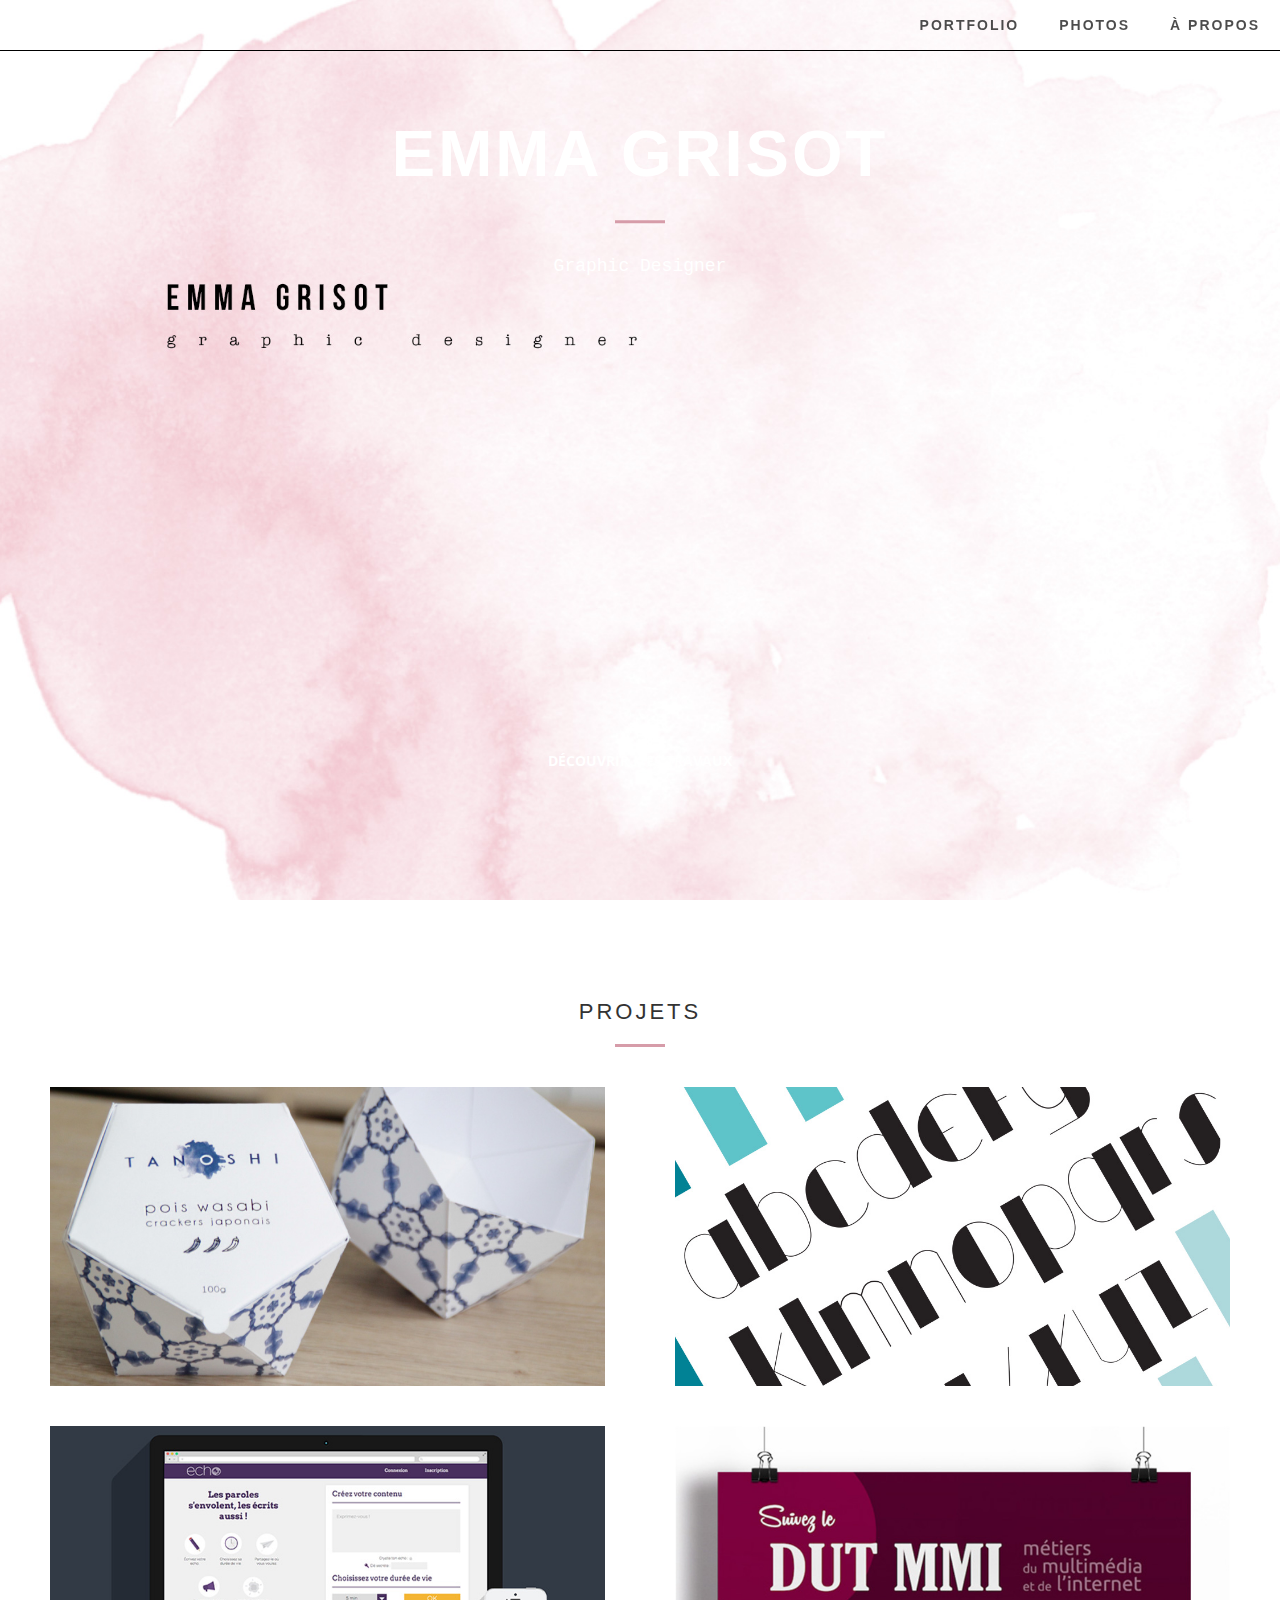
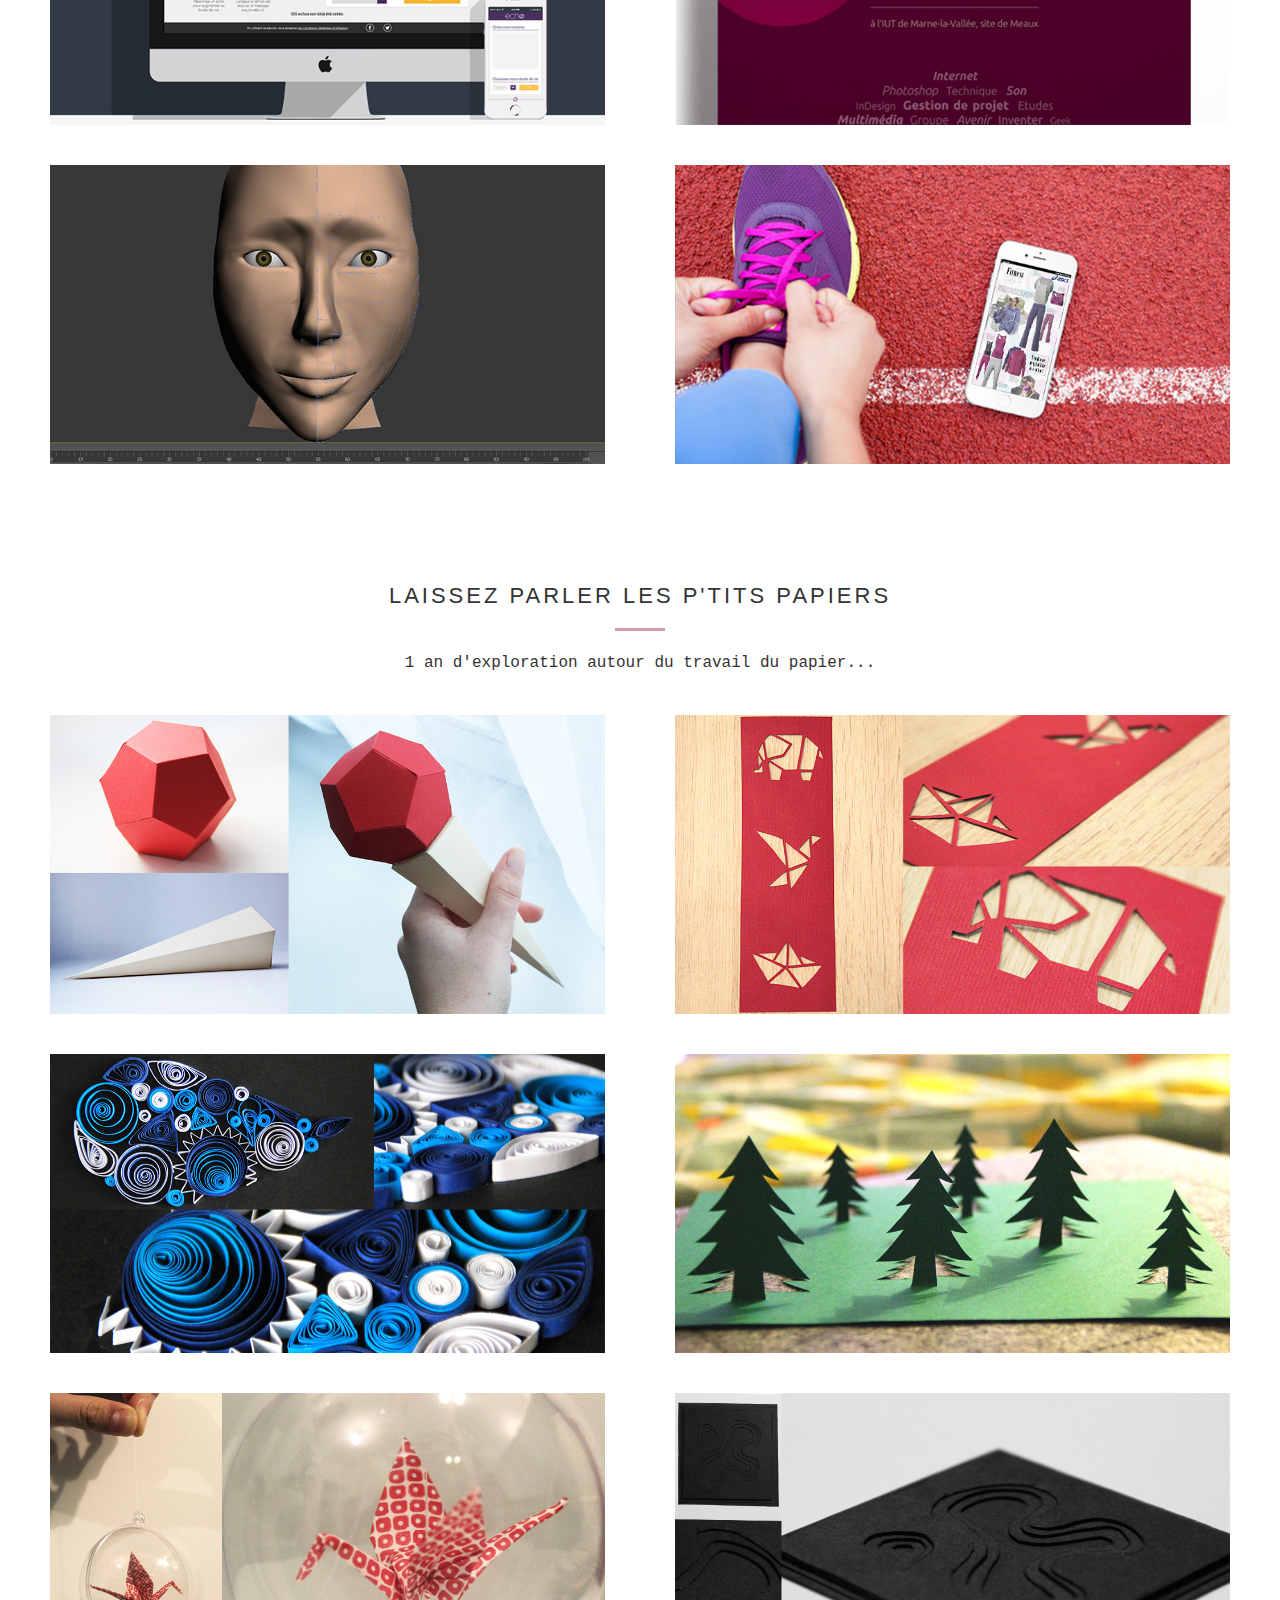
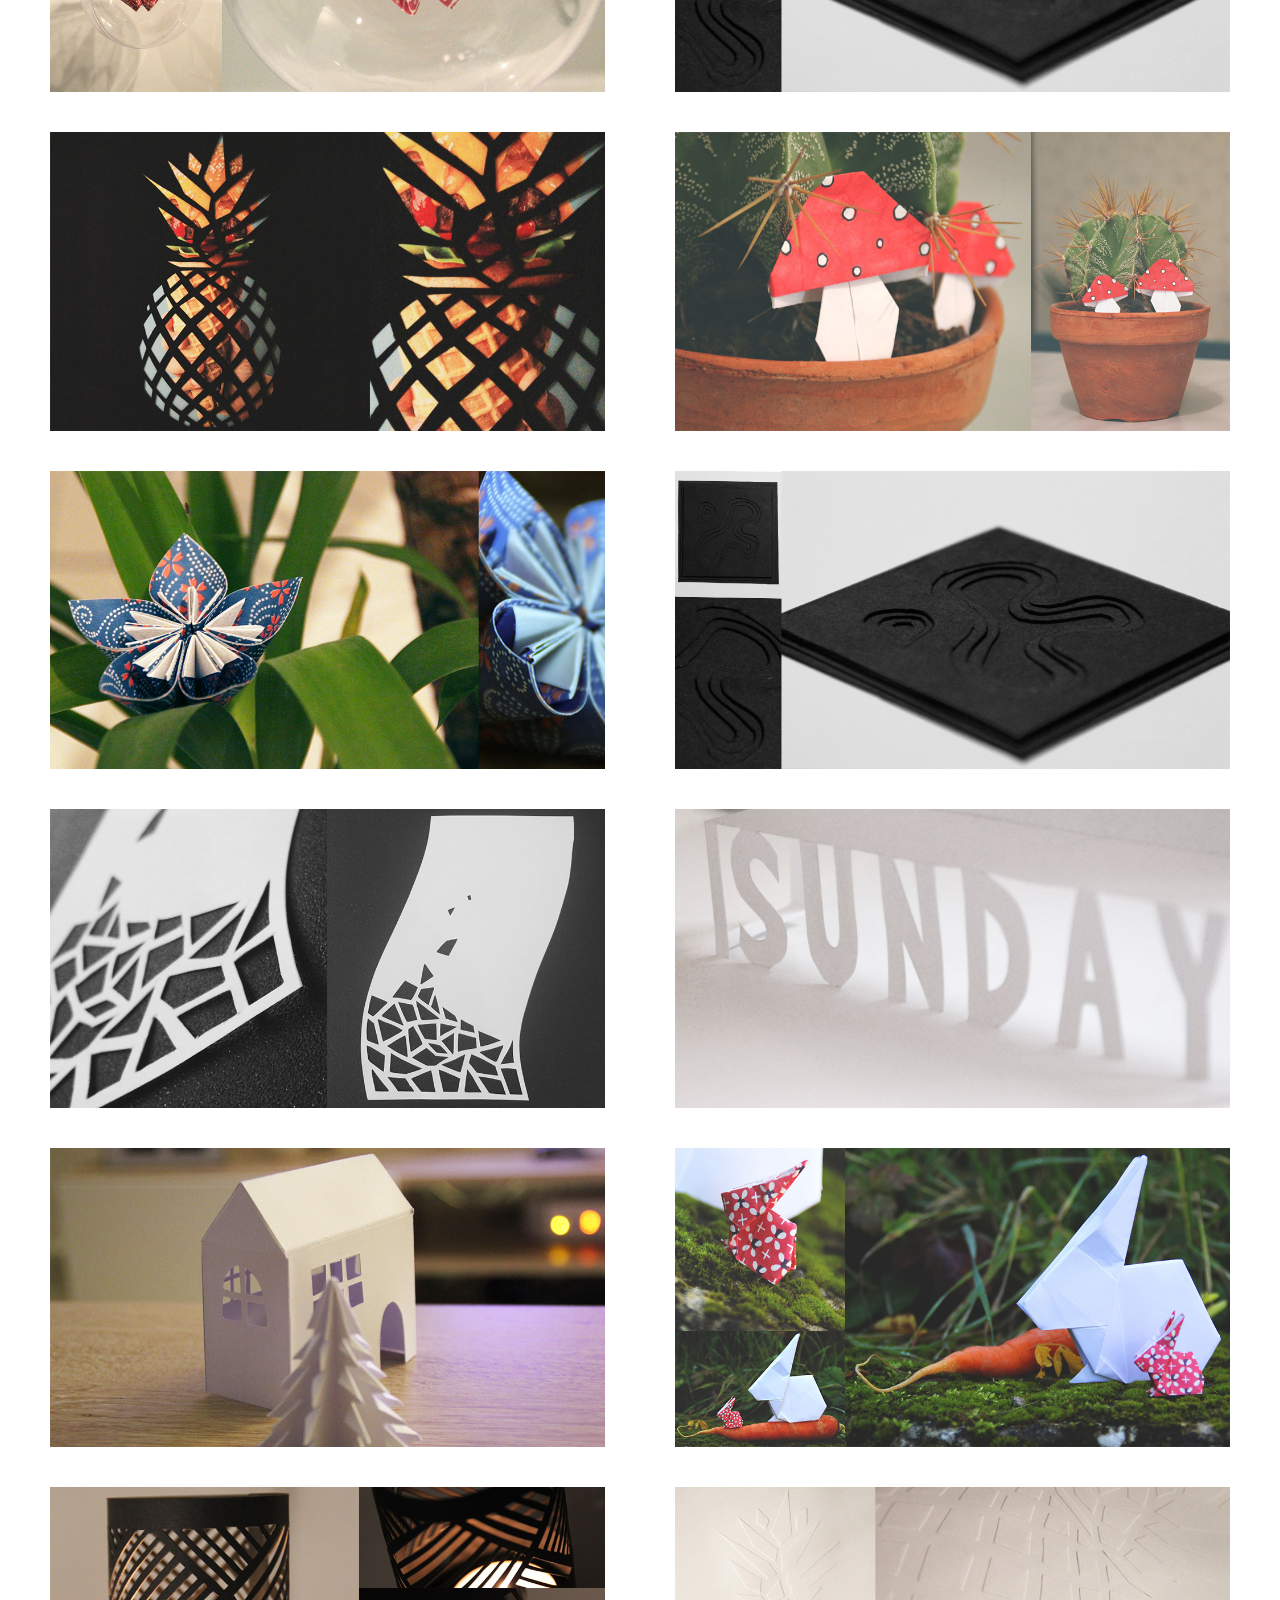
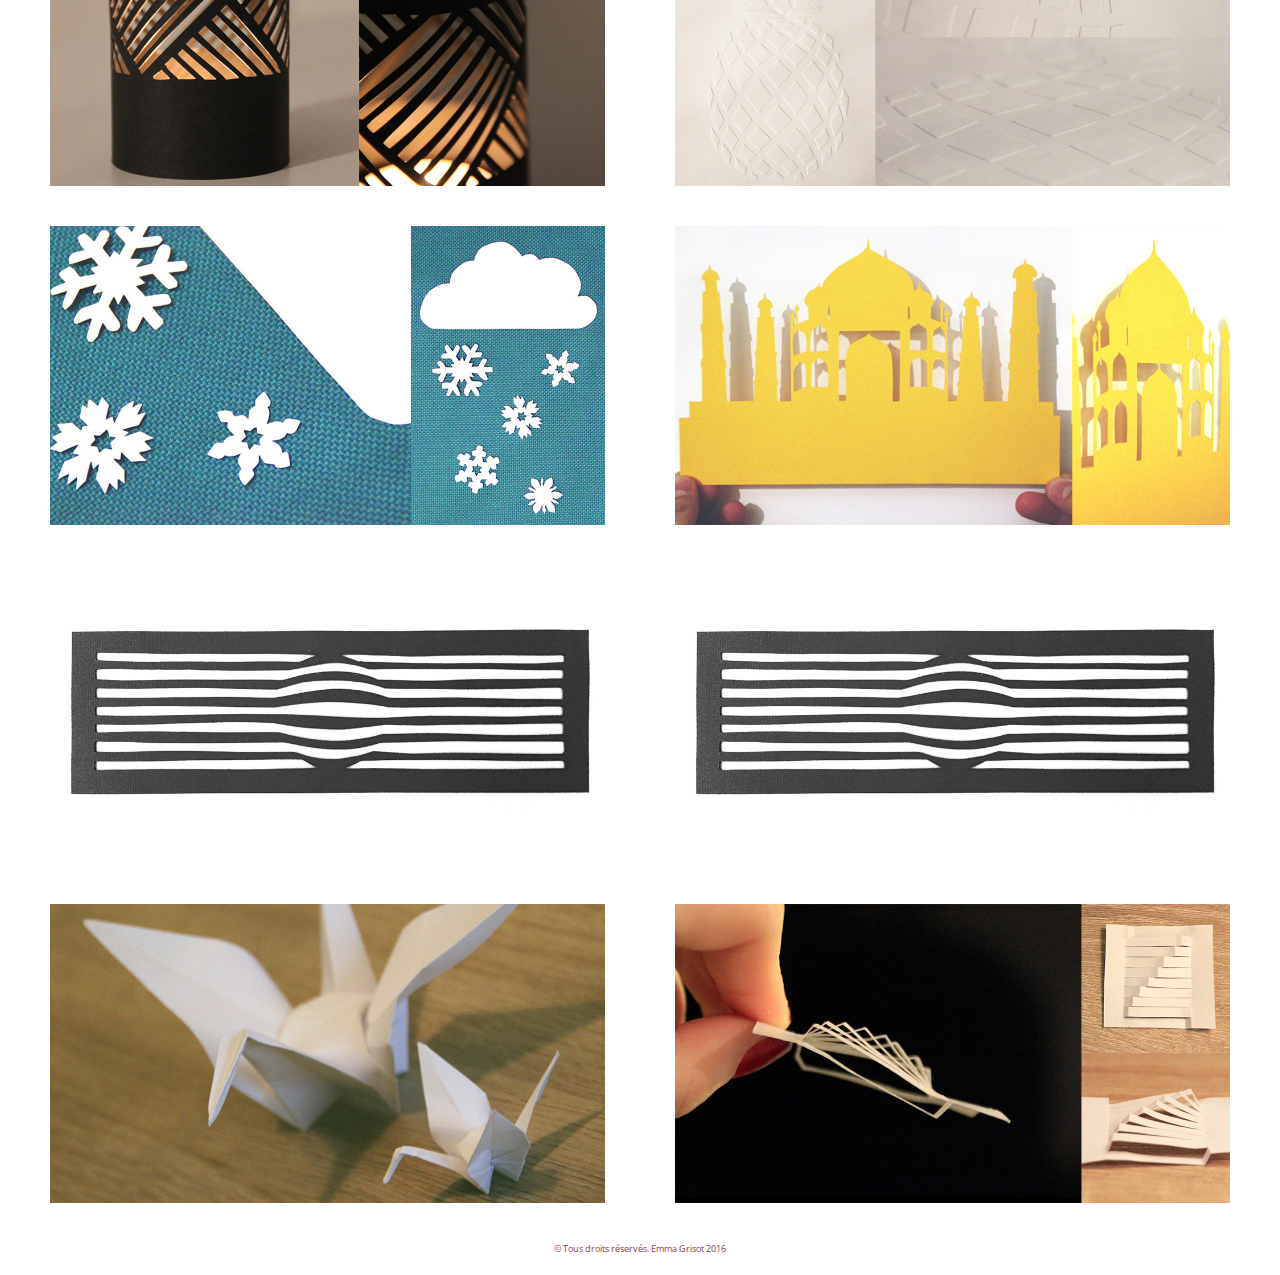
<file: index.html>
<!DOCTYPE html>
<html lang="fr">

<head>

    <meta charset="utf-8">
    <meta http-equiv="X-UA-Compatible" content="IE=edge">
    <meta name="viewport" content="width=device-width, initial-scale=1">
    <meta name="description" content="">
    <meta name="author" content="">

    <title>Portfolio – Emma Grisot</title>

    <!-- Bootstrap Core CSS -->
    <link rel="stylesheet" href="css/bootstrap.min.css" type="text/css">

    <!-- Custom Fonts -->
    <link href='https://fonts.googleapis.com/css?family=Open+Sans:300italic,400italic,600italic,700italic,800italic,400,300,600,700,800' rel='stylesheet' type='text/css'>
    <link href='https://fonts.googleapis.com/css?family=Merriweather:400,300,300italic,400italic,700,700italic,900,900italic' rel='stylesheet' type='text/css'>
    <link rel="stylesheet" href="font-awesome/css/font-awesome.min.css" type="text/css">

    <!-- Plugin CSS -->
    <link rel="stylesheet" href="css/magnific-popup.css" type="text/css">

    <!-- Custom CSS -->
    <link rel="stylesheet" href="css/creative.css" type="text/css">

    <!-- HTML5 Shim and Respond.js IE8 support of HTML5 elements and media queries -->
    <!-- WARNING: Respond.js doesn't work if you view the page via file:// -->
    <!--[if lt IE 9]>
        <script src="https://oss.maxcdn.com/libs/html5shiv/3.7.0/html5shiv.js"></script>
        <script src="https://oss.maxcdn.com/libs/respond.js/1.4.2/respond.min.js"></script>
    <![endif]-->

</head>

<body id="page-top">

    <nav id="mainNav" class="navbar navbar-default navbar-fixed-top">
        <div class="container-fluid">
            <!-- Brand and toggle get grouped for better mobile display -->
            <div class="navbar-header">
                <button type="button" class="navbar-toggle collapsed" data-toggle="collapse" data-target="#bs-example-navbar-collapse-1">
                    <span class="sr-only">Toggle navigation</span>
                    <span class="icon-bar"></span>
                    <span class="icon-bar"></span>
                    <span class="icon-bar"></span>
                </button>
                <a class="navbar-brand page-scroll" href="#page-top">Emma Grisot</a>
            </div>

            <!-- Collect the nav links, forms, and other content for toggling -->
            <div class="collapse navbar-collapse" id="bs-example-navbar-collapse-1">
                <ul class="nav navbar-nav navbar-right">
                    <li>
                        <a class="page-scroll" href="#portfolio">Portfolio</a>
                    </li>
                     <li>
                        <a class="page-scroll" href="photos.html">Photos</a>
                    </li>
                    <li>
                        <a class="page-scroll" href="apropos.html">À propos</a>
                    </li>
                </ul>
            </div>
            <!-- /.navbar-collapse -->
        </div>
        <!-- /.container-fluid -->
    </nav>

    <header>
        <div class="header-content">
            <div class="header-content-inner">
                <h1>Emma Grisot</h1>
                <hr>
                <p style="color:white;">Graphic Designer</p>
                <a href="#portfolio" class="btn btn-primary btn-xl page-scroll" style="backgroung:#853b4e:">Découvrir mes travaux</a>
            </div>
        </div>
    </header>

    <section class="no-padding" id="portfolio">
        <div class="container-fluid">
            <div class="row no-gutter popup-gallery" >
                <div class="col-lg-8 col-lg-offset-2 text-center">
                    <h2 class="section-heading" style="padding-top:100px;">Projets</h2>
                    <hr class="primary">
                </div>
                <!--<div class="col-lg-4 col-sm-6">
                    <iframe style="background: black; margin: 0 auto;" class="portfolio-box" src="https://player.vimeo.com/video/124325579" frameborder="0" webkitallowfullscreen mozallowfullscreen allowfullscreen></iframe>
                    </a>
                </div>-->
                
                <div class="col-lg-6 col-sm-6">
                    <a href="img/portfolio/fullsize/tanoshi.jpg" class="portfolio-box">
                        <img src="img/portfolio/thumbnails/tanoshi.jpg" style="padding:20px;background:#fff;" class="img-responsive" alt="">
                        <div class="portfolio-box-caption">
                            <div class="portfolio-box-caption-content">
                                <div class="project-category text-faded">
                                    Graphic Design & Packaging
                                </div>
                                <div class="project-name">
                                    Tanoshi<p style="font-size: 12px">Projet étudiant<br>Refonte de l'identité visuelle de la gamme apéritive de la marque japonaise Tanoshi.<br>Création d'un packaging physiquement interactif sur le travail du papier,<br>permettant à l'emballage d'avoir une seconde vie.</p>
                                </div>
                            </div>
                        </div>
                    </a>
                </div>
                <div class="col-lg-6 col-sm-6">
                    <a href="img/portfolio/fullsize/specimen_typographie.jpg" class="portfolio-box">
                        <img src="img/portfolio/thumbnails/typographie.jpg" style="padding:20px;background:#fff;" class="img-responsive" alt="">
                        <div class="portfolio-box-caption">
                            <div class="portfolio-box-caption-content">
                                <div class="project-category text-faded">
                                    Graphic Design
                                </div>
                                <div class="project-name">
                                    Typographie <p style="font-size: 12px">Projet étudiant<br>Création d'une typographie : dessin papier, dessin numérique,<br>intégration dans le logiciel Glyphs et création de spécimens</p>
                                </div>
                            </div>
                        </div>
                    </a>
                </div>
                <div class="col-lg-6 col-sm-6">
                    <a href="img/portfolio/fullsize/echo.jpg" class="portfolio-box">
                        <img src="img/portfolio/thumbnails/echo.jpg" style="padding:20px;background:#fff;" class="img-responsive" alt="">
                        <div class="portfolio-box-caption">
                            <div class="portfolio-box-caption-content">
                                <div class="project-category text-faded">
                                    Intégration & Web Design
                                </div>
                                <div class="project-name">
                                    Echo <p style="font-size: 12px">Projet étudiant<br>Service de création de contenu éphémère<br>à partager sur les réseaux sociaux</p>
                                </div>
                            </div>
                        </div>
                    </a>
                </div>
                <div class="col-lg-6 col-sm-6">
                    <a href="img/portfolio/fullsize/affiche_mmi.jpg" class="portfolio-box">
                        <img src="img/portfolio/thumbnails/affiche_mmi.jpg" style="padding:20px;background:#fff;" class="img-responsive" alt="">
                        <div class="portfolio-box-caption">
                            <div class="portfolio-box-caption-content">
                                <div class="project-category text-faded">
                                    Graphic Design
                                </div>
                                <div class="project-name">
                                    Création d'affiche
                                    <p style="font-size: 12px">Projet étudiant<br>Création d'une affiche pour promouvoir <br>le DUT Métiers du Multimédia et de l'Internet</p>
                                </div>
                            </div>
                        </div>
                    </a>
                </div>
                <div class="col-lg-6 col-sm-6">
                    <a href="img/portfolio/fullsize/visage_3D.jpg" class="portfolio-box">
                        <img src="img/portfolio/thumbnails/visage_3D.jpg" style="padding:20px;background:#fff;" class="img-responsive" alt="">
                        <div class="portfolio-box-caption">
                            <div class="portfolio-box-caption-content">
                                <div class="project-category text-faded">
                                    MODÉLISATION 3D
                                </div>
                                <div class="project-name">
                                    Visage sur 3DS Max
                                    <p style="font-size: 12px">Projet étudiant<br>Première modélisation 3D à partir<br>du visage de Nathalie Portman (oui oui...)
                                </div>
                            </div>
                        </div>
                    </a>
                </div>
                <div class="col-lg-6 col-sm-6">
                    <a href="img/portfolio/fullsize/CP_bernascom.jpg" class="portfolio-box">
                        <img src="img/portfolio/thumbnails/CP_bernascom2.jpg" style="padding:20px;background:#fff;" class="img-responsive" alt="">
                        <div class="portfolio-box-caption">
                            <div class="portfolio-box-caption-content">
                                <div class="project-category text-faded">
                                    Graphic Design
                                </div>
                                <div class="project-name">
                                    Communiqués de presse
                                    <p style="font-size: 12px">Stage chez BernasCom, agence de relation-presse spécialisée dans le sport/bien-être <br>Création de communiqués de presse pour toutes sortes de produits et événements sportifs
                                </div>
                            </div>
                        </div>
                    </a>
                </div>
    </section>

    <section class="no-padding">
        <div class="container-fluid">
            <div class="row no-gutter popup-gallery" >
                <div class="col-lg-8 col-lg-offset-2 text-center">
                    <h2 class="section-heading" style="padding-top:100px;">Laissez parler les p'tits papiers</h2>
                    <hr class="primary">
                    <p>1 an d'exploration autour du travail du papier...</p>
                </div>

                <div class="col-lg-6 col-sm-6">
                        <img src="img/papier/1.jpg" style="padding:20px;background:#ffffff;" class="img-responsive" alt="">
                </div>
                <div class="col-lg-6 col-sm-6">
                        <img src="img/papier/2.jpg" style="padding:20px;background:#ffffff;" class="img-responsive" alt="">
                </div>
                <div class="col-lg-6 col-sm-6">
                        <img src="img/papier/3.jpg" style="padding:20px;background:#ffffff;" class="img-responsive" alt="">
                </div>
                <div class="col-lg-6 col-sm-6">
                        <img src="img/papier/4.jpg" style="padding:20px;background:#ffffff;" class="img-responsive" alt="">
                </div>
                <div class="col-lg-6 col-sm-6">
                        <img src="img/papier/5.jpg" style="padding:20px;background:#ffffff;" class="img-responsive" alt="">
                </div>
                <div class="col-lg-6 col-sm-6">
                        <img src="img/papier/6.jpg" style="padding:20px;background:#ffffff;" class="img-responsive" alt="">
                </div>
                <div class="col-lg-6 col-sm-6">
                        <img src="img/papier/7.jpg" style="padding:20px;background:#ffffff;" class="img-responsive" alt="">
                </div>
                <div class="col-lg-6 col-sm-6">
                        <img src="img/papier/8.jpg" style="padding:20px;background:#ffffff;" class="img-responsive" alt="">
                </div>
                <div class="col-lg-6 col-sm-6">
                        <img src="img/papier/9.jpg" style="padding:20px;background:#ffffff;" class="img-responsive" alt="">
                </div>
                <div class="col-lg-6 col-sm-6">
                        <img src="img/papier/10.jpg" style="padding:20px;background:#ffffff;" class="img-responsive" alt="">
                </div>
                <div class="col-lg-6 col-sm-6">
                        <img src="img/papier/11.jpg" style="padding:20px;background:#ffffff;" class="img-responsive" alt="">
                </div>
                <div class="col-lg-6 col-sm-6">
                        <img src="img/papier/12.jpg" style="padding:20px;background:#ffffff;" class="img-responsive" alt="">
                </div>
                <div class="col-lg-6 col-sm-6">
                        <img src="img/papier/13.jpg" style="padding:20px;background:#ffffff;" class="img-responsive" alt="">
                </div>
                <div class="col-lg-6 col-sm-6">
                        <img src="img/papier/14.jpg" style="padding:20px;background:#ffffff;" class="img-responsive" alt="">
                </div>
                <div class="col-lg-6 col-sm-6">
                        <img src="img/papier/15.jpg" style="padding:20px;background:#ffffff;" class="img-responsive" alt="">
                </div>
                <div class="col-lg-6 col-sm-6">
                        <img src="img/papier/16.jpg" style="padding:20px;background:#ffffff;" class="img-responsive" alt="">
                </div>
                <div class="col-lg-6 col-sm-6">
                        <img src="img/papier/17.jpg" style="padding:20px;background:#ffffff;" class="img-responsive" alt="">
                </div>
                <div class="col-lg-6 col-sm-6">
                        <img src="img/papier/18.jpg" style="padding:20px;background:#ffffff;" class="img-responsive" alt="">
                </div>
                <div class="col-lg-6 col-sm-6">
                        <img src="img/papier/19.jpg" style="padding:20px;background:#ffffff;" class="img-responsive" alt="">
                </div>
                <div class="col-lg-6 col-sm-6">
                        <img src="img/papier/20.jpg" style="padding:20px;background:#ffffff;" class="img-responsive" alt="">
                </div>
                <div class="col-lg-6 col-sm-6">
                        <img src="img/papier/21.jpg" style="padding:20px;background:#ffffff;" class="img-responsive" alt="">
                </div>
                <div class="col-lg-6 col-sm-6">
                        <img src="img/papier/22.jpg" style="padding:20px;background:#ffffff;" class="img-responsive" alt="">
                </div>

            </div>
        </div>
    </section>


    <!-- jQuery -->
    <script src="js/jquery.js"></script>

    <!-- Bootstrap Core JavaScript -->
    <script src="js/bootstrap.min.js"></script>

    <!-- Plugin JavaScript -->
    <script src="js/scrollreveal.min.js"></script>
    <script src="js/jquery.easing.min.js"></script>
    <script src="js/jquery.fittext.js"></script>
    <script src="js/jquery.magnific-popup.min.js"></script>

    <!-- Custom Theme JavaScript -->
    <script src="js/creative.js"></script>

</body>

<footer style="font-size: 9px; text-align: center; display:block; color:#853b4e; font-family: Open Sans; padding: 20px;">© Tous droits réservés. Emma Grisot 2016 </footer>

</html>
</file>
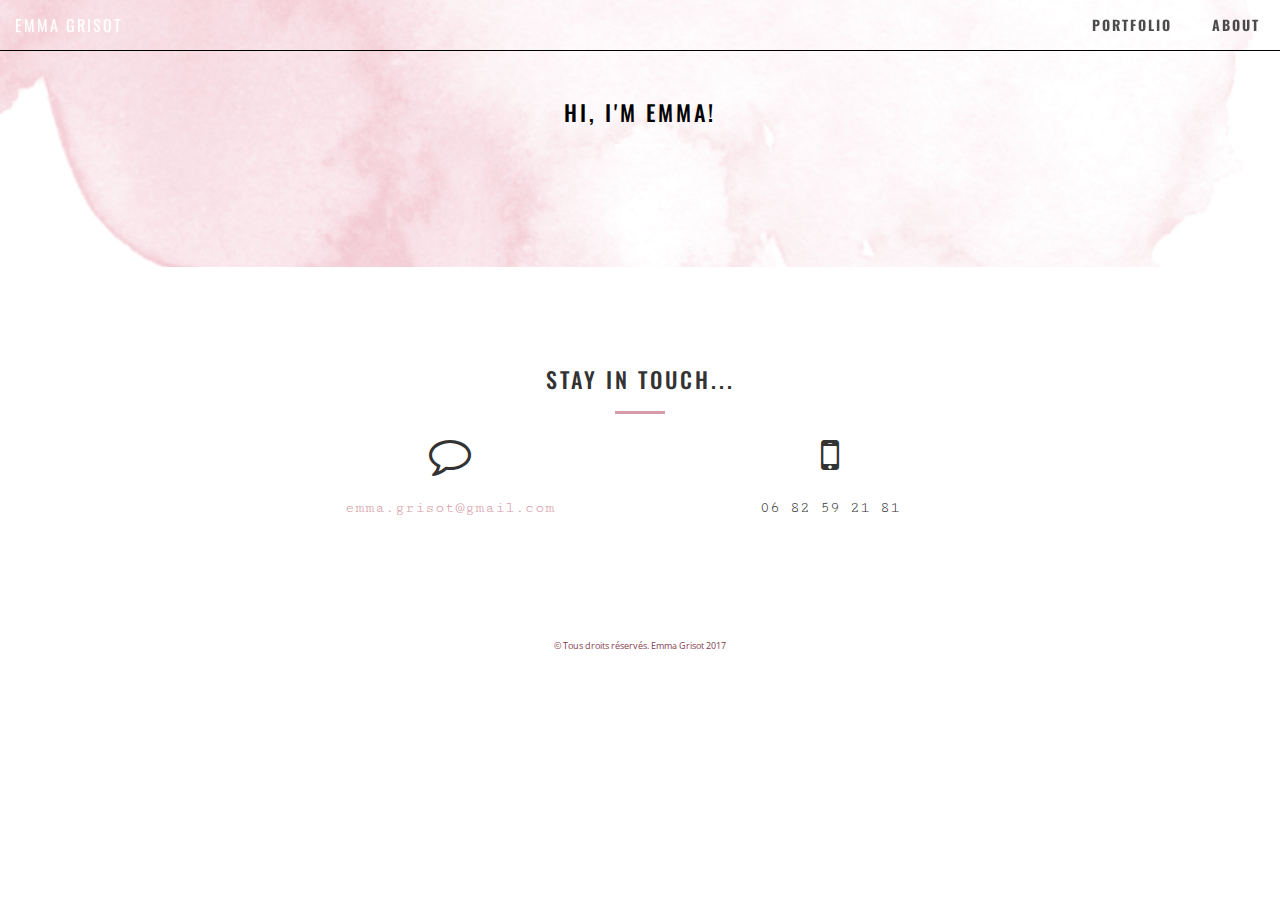
<file: apropos.html>
<!DOCTYPE html>
<html lang="en">

<head>

    <meta charset="utf-8">
    <meta http-equiv="X-UA-Compatible" content="IE=edge">
    <meta name="viewport" content="width=device-width, initial-scale=1">
    <meta name="description" content="">
    <meta name="author" content="">

    <title>Portfolio – Emma Grisot</title>

    <!-- Bootstrap Core CSS -->
    <link rel="stylesheet" href="css/bootstrap.min.css" type="text/css">

    <!-- Custom Fonts -->
    <link href='https://fonts.googleapis.com/css?family=Open+Sans:300italic,400italic,600italic,700italic,800italic,400,300,600,700,800' rel='stylesheet' type='text/css'>
    <link href="https://fonts.googleapis.com/css?family=Oswald:500" rel="stylesheet">
    <link href="https://fonts.googleapis.com/css?family=Cutive+Mono" rel="stylesheet">
    <link href='https://fonts.googleapis.com/css?family=Merriweather:400,300,300italic,400italic,700,700italic,900,900italic' rel='stylesheet' type='text/css'>
    <link rel="stylesheet" href="font-awesome/css/font-awesome.min.css" type="text/css">

    <!-- Plugin CSS -->
    <link rel="stylesheet" href="css/magnific-popup.css" type="text/css">

    <!-- Custom CSS -->
    <link rel="stylesheet" href="css/creative.css" type="text/css">

    <!-- HTML5 Shim and Respond.js IE8 support of HTML5 elements and media queries -->
    <!-- WARNING: Respond.js doesn't work if you view the page via file:// -->
    <!--[if lt IE 9]>
        <script src="https://oss.maxcdn.com/libs/html5shiv/3.7.0/html5shiv.js"></script>
        <script src="https://oss.maxcdn.com/libs/respond.js/1.4.2/respond.min.js"></script>
    <![endif]-->

</head>

<body id="page-top">

    <nav id="mainNav" class="navbar navbar-default navbar-fixed-top">
        <div class="container-fluid">
            <!-- Brand and toggle get grouped for better mobile display -->
            <div class="navbar-header">
                <button type="button" class="navbar-toggle collapsed" data-toggle="collapse" data-target="#bs-example-navbar-collapse-1">
                    <span class="sr-only">Toggle navigation</span>
                    <span class="icon-bar"></span>
                    <span class="icon-bar"></span>
                    <span class="icon-bar"></span>
                </button>
                <a class="navbar-brand page-scroll" href="index.html">Emma Grisot</a>
            </div>

            <!-- Collect the nav links, forms, and other content for toggling -->
            <div class="collapse navbar-collapse" id="bs-example-navbar-collapse-1">
                <ul class="nav navbar-nav navbar-right">
                    <li>
                        <a class="page-scroll" href="index.html">Portfolio</a>
                    </li>
                    <li>
                        <a class="page-scroll" href="apropos.html">About</a>
                    </li>
                </ul>
            </div>
            <!-- /.navbar-collapse -->
        </div>
        <!-- /.container-fluid -->
    </nav>

    <section class="bg-primary" id="about">
        <div class="container" style="color:black;">
            <div class="row">
                <div class="col-lg-8 col-lg-offset-2 text-center">
                    <h2 class="section-heading">Hi, I'm Emma!</h2>
                    <hr class="light">
                    <p class="text-faded" style="color:black;"><!--J'ai commencé mes études supérieures par un DUT Métiers du Multimédia et de l'Internet. Cette formation m'a permis d'avoir des bases dans plusieurs domaines : graphisme, développement web, communication, audiovisuel...<br><br>Je me suis ensuite orientée plus particulièrement vers le graphisme avec la formation "Concepteur Designer en communication graphique, option Print" du Campus de la Fonderie de l'Image.--></p>
                </div>
            </div>
        </div>
    </section>

    <section id="contact">
        <div class="container">
            <div class="row">
                <div class="col-lg-8 col-lg-offset-2 text-center">
                    <h2 class="section-heading">Stay in touch...</h2>
                    <hr class="primary">
                </div>
                <div class="col-lg-4 col-lg-offset-2 text-center">
                    <i class="fa fa-comment-o fa-3x sr-contact"></i>
                    <p style="margin-top:20px;"><a href="mailto:emma.grisot@gmail.com">emma.grisot@gmail.com</a></h4>
                </div>
                <div class="col-lg-4 text-center">
                    <i class="fa fa-mobile fa-3x sr-contact"></i>
                    <p style="margin-top:20px;">06 82 59 21 81</h4>
                </div>
            </div>
        </div>
    </section>

    <!-- jQuery -->
    <script src="js/jquery.js"></script>

    <!-- Bootstrap Core JavaScript -->
    <script src="js/bootstrap.min.js"></script>

    <!-- Plugin JavaScript -->
    <script src="js/scrollreveal.min.js"></script>
    <script src="js/jquery.easing.min.js"></script>
    <script src="js/jquery.fittext.js"></script>
    <script src="js/jquery.magnific-popup.min.js"></script>

    <!-- Custom Theme JavaScript -->
    <script src="js/creative.js"></script>

</body>

<footer style="font-size: 9px; text-align: center; display:block; color:#853b4e; font-family: Open Sans; padding-bottom: 20px;">© Tous droits réservés. Emma Grisot 2017 </footer>

</html>
</file>
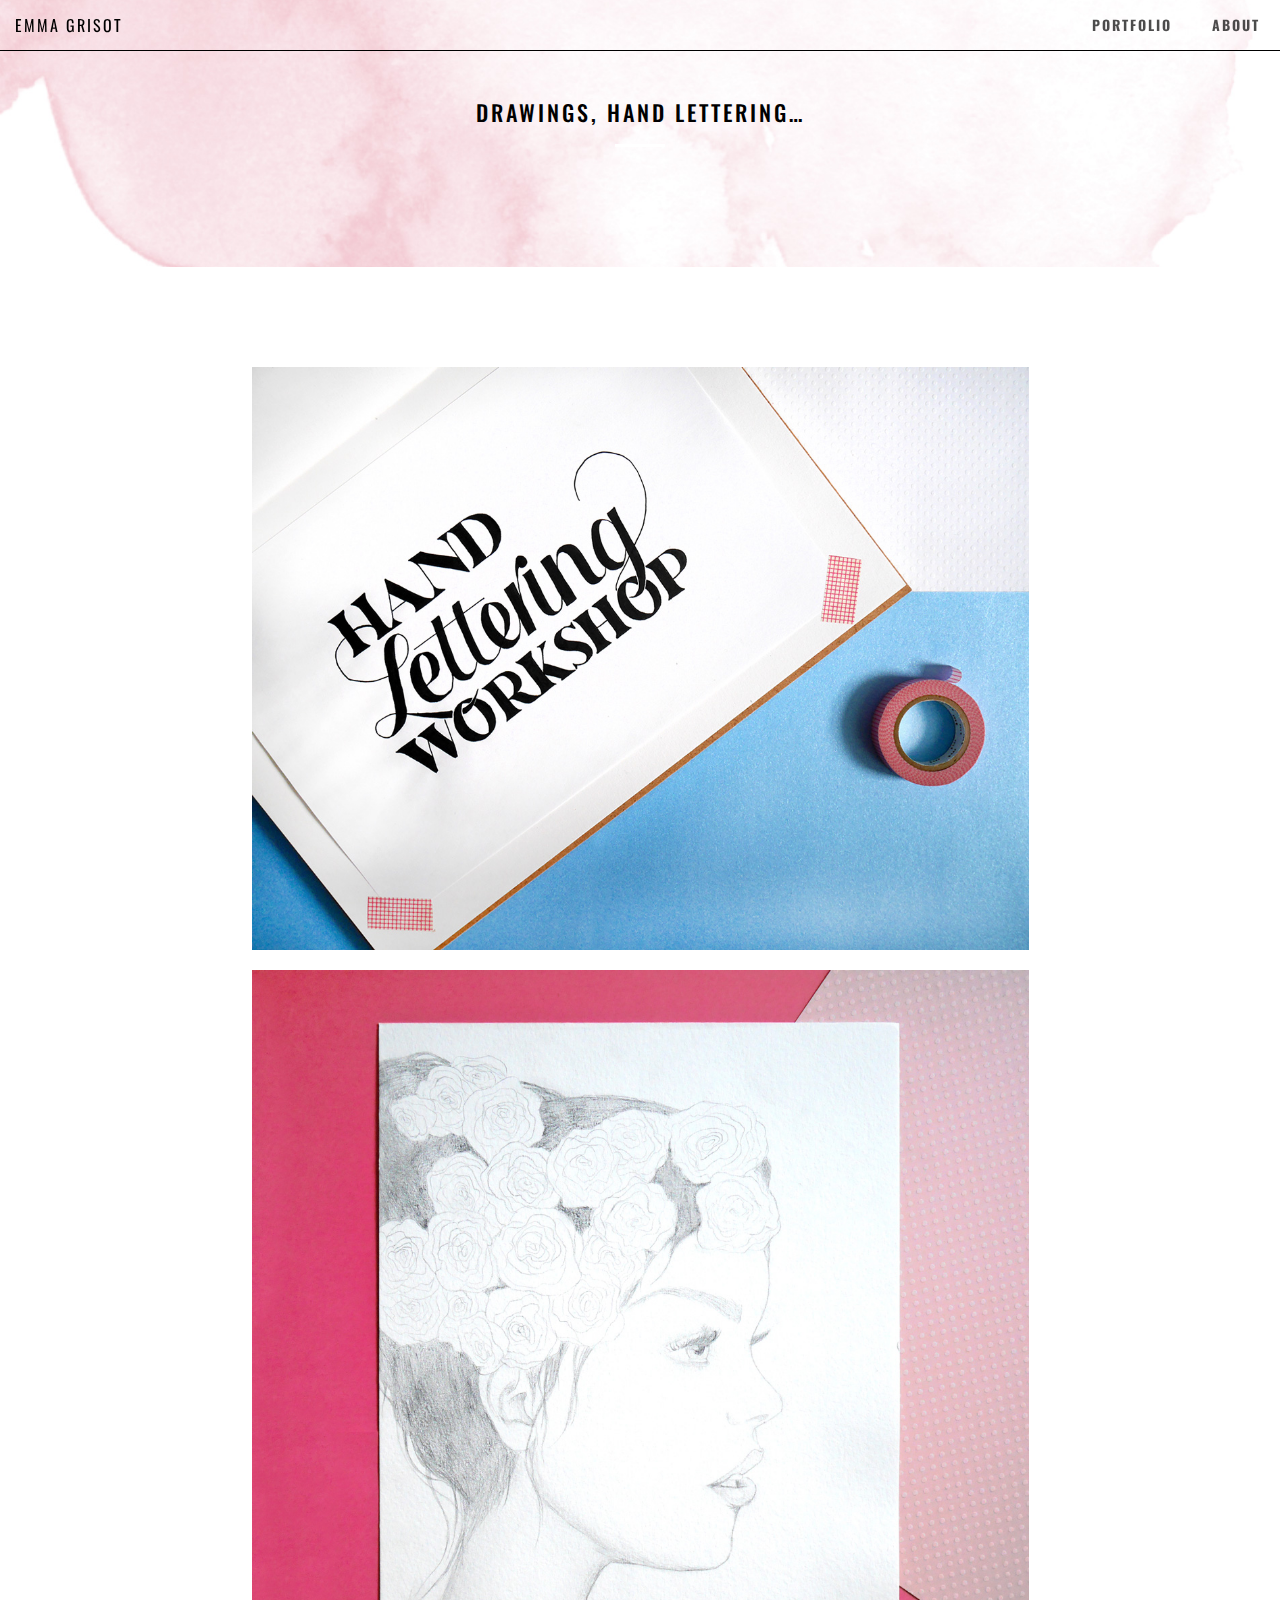
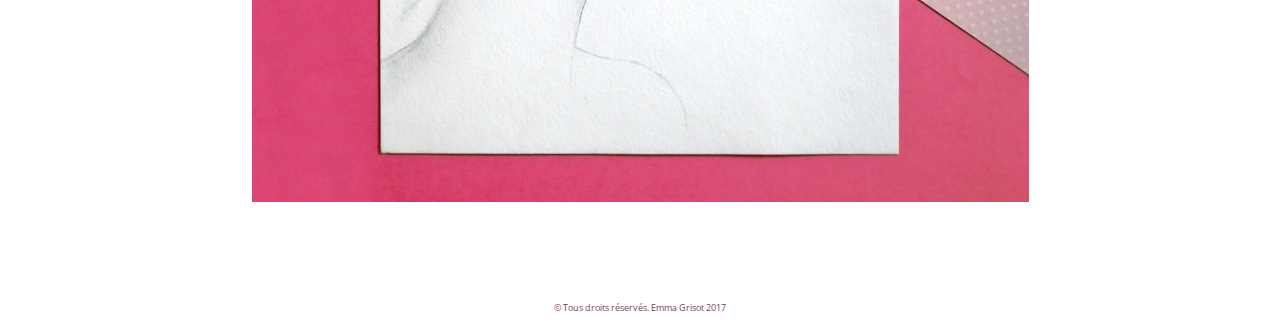
<file: drawings.html>
<!DOCTYPE html>
<html lang="en">

<head>

    <meta charset="utf-8">
    <meta http-equiv="X-UA-Compatible" content="IE=edge">
    <meta name="viewport" content="width=device-width, initial-scale=1">
    <meta name="description" content="">
    <meta name="author" content="">

    <title>Portfolio – Emma Grisot</title>

    <!-- Bootstrap Core CSS -->
    <link rel="stylesheet" href="css/bootstrap.min.css" type="text/css">

    <!-- Custom Fonts -->
    <link href='https://fonts.googleapis.com/css?family=Open+Sans:300italic,400italic,600italic,700italic,800italic,400,300,600,700,800' rel='stylesheet' type='text/css'>
    <link href="https://fonts.googleapis.com/css?family=Oswald:500" rel="stylesheet">
    <link href="https://fonts.googleapis.com/css?family=Cutive+Mono" rel="stylesheet">
    <link href='https://fonts.googleapis.com/css?family=Merriweather:400,300,300italic,400italic,700,700italic,900,900italic' rel='stylesheet' type='text/css'>
    <link rel="stylesheet" href="font-awesome/css/font-awesome.min.css" type="text/css">

    <!-- Plugin CSS -->
    <link rel="stylesheet" href="css/magnific-popup.css" type="text/css">

    <!-- Custom CSS -->
    <link rel="stylesheet" href="css/creative.css" type="text/css">

    <!-- HTML5 Shim and Respond.js IE8 support of HTML5 elements and media queries -->
    <!-- WARNING: Respond.js doesn't work if you view the page via file:// -->
    <!--[if lt IE 9]>
        <script src="https://oss.maxcdn.com/libs/html5shiv/3.7.0/html5shiv.js"></script>
        <script src="https://oss.maxcdn.com/libs/respond.js/1.4.2/respond.min.js"></script>
    <![endif]-->

</head>

<body id="page-top">

    <nav id="mainNav" class="navbar navbar-default navbar-fixed-top">
        <div class="container-fluid">
            <!-- Brand and toggle get grouped for better mobile display -->
            <div class="navbar-header">
                <button type="button" class="navbar-toggle collapsed" data-toggle="collapse" data-target="#bs-example-navbar-collapse-1">
                    <span class="sr-only">Toggle navigation</span>
                    <span class="icon-bar"></span>
                    <span class="icon-bar"></span>
                    <span class="icon-bar"></span>
                </button>
                <a class="navbar-brand page-scroll" href="index.html" style="color:black;">Emma Grisot</a>
            </div>

            <!-- Collect the nav links, forms, and other content for toggling -->
            <div class="collapse navbar-collapse" id="bs-example-navbar-collapse-1">
                <ul class="nav navbar-nav navbar-right">
                    <li>
                        <a class="page-scroll" href="index.html">Portfolio</a>
                    </li>
                    <li>
                        <a class="page-scroll" href="apropos.html">About</a>
                    </li>
                </ul>
            </div>
            <!-- /.navbar-collapse -->
        </div>
        <!-- /.container-fluid -->
    </nav>

    <section class="bg-primary" id="about">
        <div class="container" style="color:black;">
            <div class="row">
                <div class="col-lg-8 col-lg-offset-2 text-center">
                    <h2 class="section-heading">DRAWINGS, HAND LETTERING…</h2>
                    <hr class="light">
                    <!--p class="text-faded" style="color:black;">Student project<br>Choice of a theme or a technique and autonomous researches <br>every week during a year<br></p-->
                </div>
            </div>
        </div>
    </section>

    <section id="contact">
        <div class="container">
            <div class="row">
                <div class="col-lg-10 col-lg-offset-2 text-center" style="margin:auto; width:100%;">
                    <img src="img/portfolio/fullsize/handlettering.jpg" style="width:70%; padding-bottom:20px;">
                    <img src="img/portfolio/fullsize/profil_fleurs.jpg" style="width:70%;">


                </div>



            </div>
        </div>
    </section>

    <!-- jQuery -->
    <script src="js/jquery.js"></script>

    <!-- Bootstrap Core JavaScript -->
    <script src="js/bootstrap.min.js"></script>

    <!-- Plugin JavaScript -->
    <script src="js/scrollreveal.min.js"></script>
    <script src="js/jquery.easing.min.js"></script>
    <script src="js/jquery.fittext.js"></script>
    <script src="js/jquery.magnific-popup.min.js"></script>

    <!-- Custom Theme JavaScript -->
    <script src="js/creative.js"></script>

</body>

<footer style="font-size: 9px; text-align: center; display:block; color:#853b4e; font-family: Open Sans; padding-bottom: 20px;">© Tous droits réservés. Emma Grisot 2017 </footer>

</html>
</file>
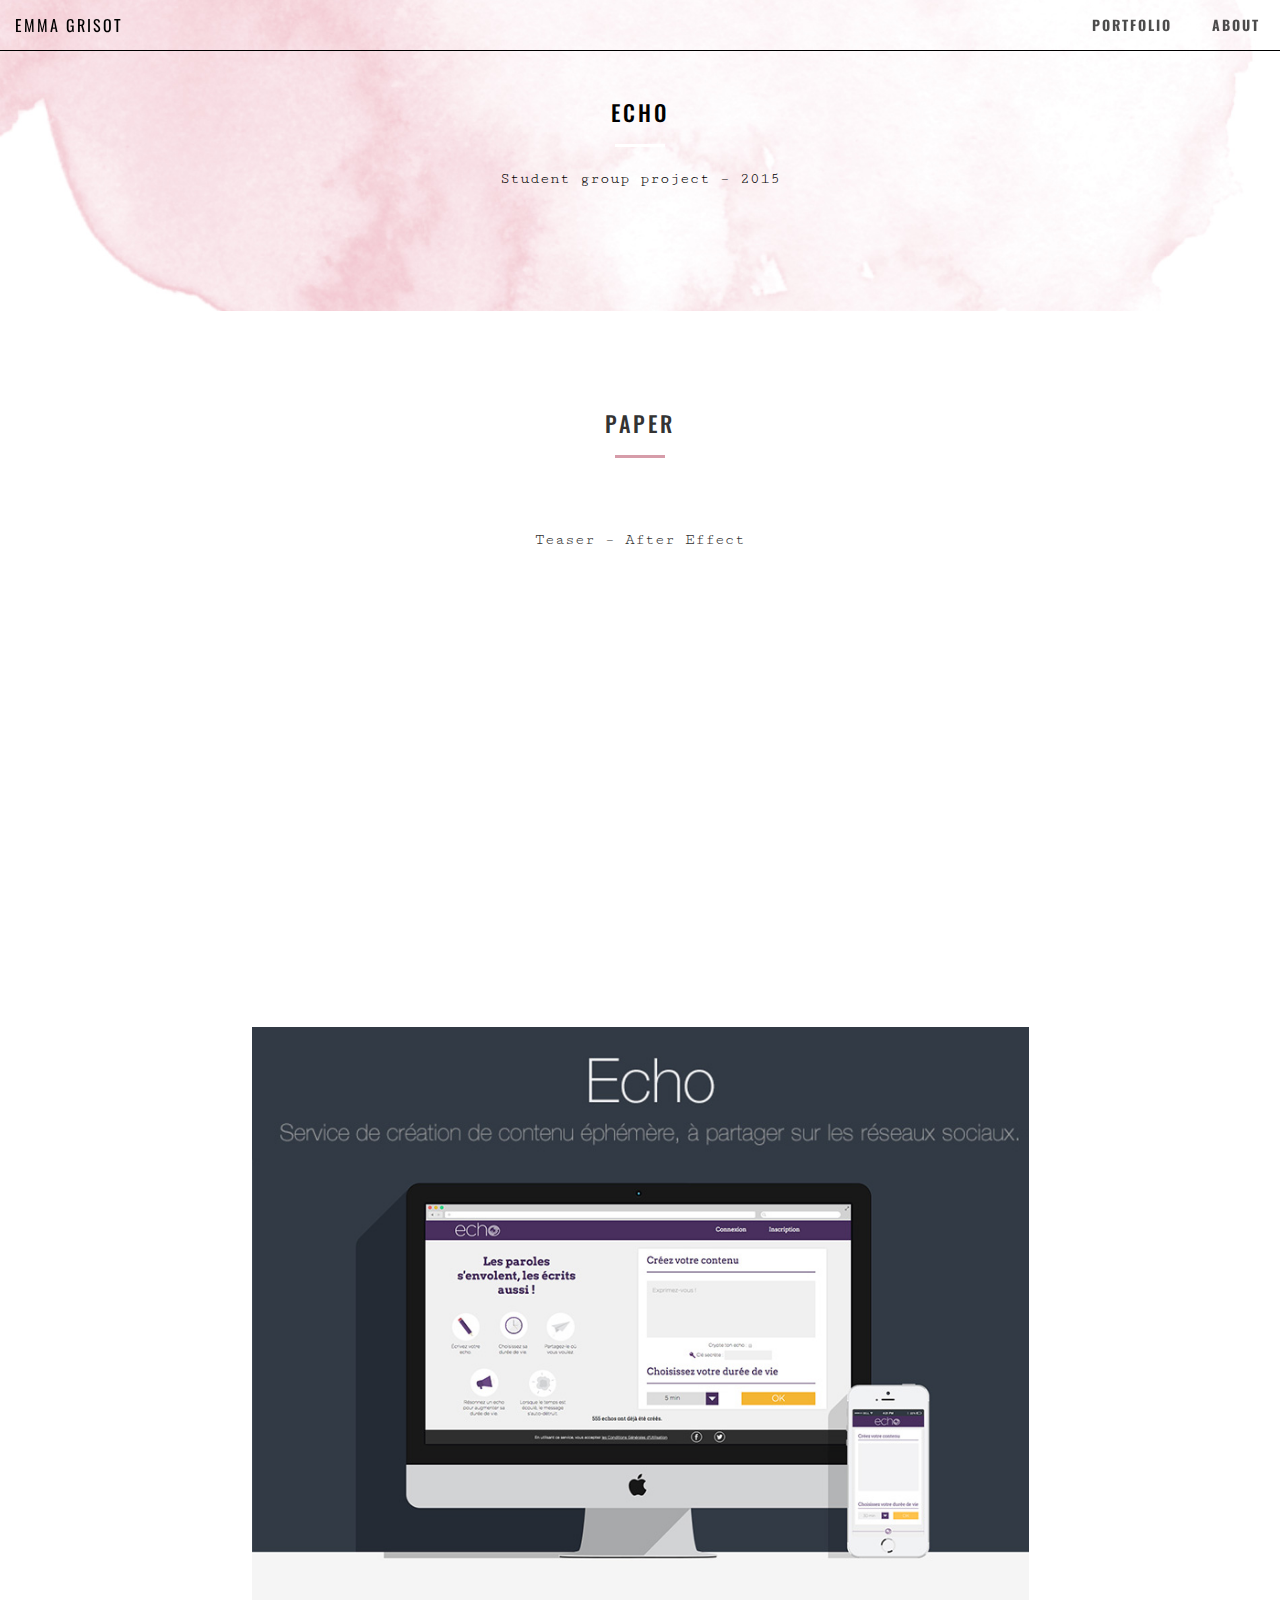
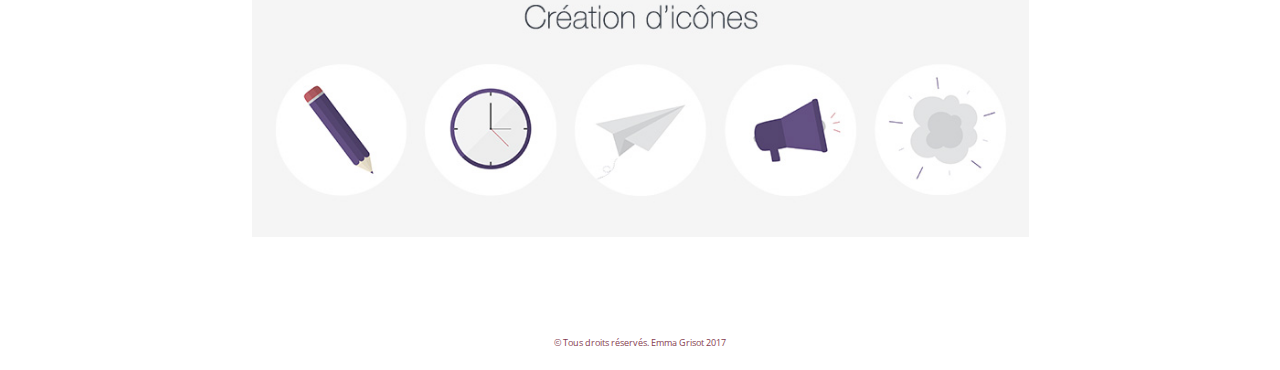
<file: echo.html>
<!DOCTYPE html>
<html lang="en">

<head>

    <meta charset="utf-8">
    <meta http-equiv="X-UA-Compatible" content="IE=edge">
    <meta name="viewport" content="width=device-width, initial-scale=1">
    <meta name="description" content="">
    <meta name="author" content="">

    <title>Portfolio – Emma Grisot</title>

    <!-- Bootstrap Core CSS -->
    <link rel="stylesheet" href="css/bootstrap.min.css" type="text/css">

    <!-- Custom Fonts -->
    <link href='https://fonts.googleapis.com/css?family=Open+Sans:300italic,400italic,600italic,700italic,800italic,400,300,600,700,800' rel='stylesheet' type='text/css'>
    <link href="https://fonts.googleapis.com/css?family=Oswald:500" rel="stylesheet">
    <link href="https://fonts.googleapis.com/css?family=Cutive+Mono" rel="stylesheet">
    <link href='https://fonts.googleapis.com/css?family=Merriweather:400,300,300italic,400italic,700,700italic,900,900italic' rel='stylesheet' type='text/css'>
    <link rel="stylesheet" href="font-awesome/css/font-awesome.min.css" type="text/css">

    <!-- Plugin CSS -->
    <link rel="stylesheet" href="css/magnific-popup.css" type="text/css">

    <!-- Custom CSS -->
    <link rel="stylesheet" href="css/creative.css" type="text/css">

    <!-- HTML5 Shim and Respond.js IE8 support of HTML5 elements and media queries -->
    <!-- WARNING: Respond.js doesn't work if you view the page via file:// -->
    <!--[if lt IE 9]>
        <script src="https://oss.maxcdn.com/libs/html5shiv/3.7.0/html5shiv.js"></script>
        <script src="https://oss.maxcdn.com/libs/respond.js/1.4.2/respond.min.js"></script>
    <![endif]-->

</head>

<body id="page-top">

    <nav id="mainNav" class="navbar navbar-default navbar-fixed-top">
        <div class="container-fluid">
            <!-- Brand and toggle get grouped for better mobile display -->
            <div class="navbar-header">
                <button type="button" class="navbar-toggle collapsed" data-toggle="collapse" data-target="#bs-example-navbar-collapse-1">
                    <span class="sr-only">Toggle navigation</span>
                    <span class="icon-bar"></span>
                    <span class="icon-bar"></span>
                    <span class="icon-bar"></span>
                </button>
                <a class="navbar-brand page-scroll" href="index.html" style="color:black;">Emma Grisot</a>
            </div>

            <!-- Collect the nav links, forms, and other content for toggling -->
            <div class="collapse navbar-collapse" id="bs-example-navbar-collapse-1">
                <ul class="nav navbar-nav navbar-right">
                    <li>
                        <a class="page-scroll" href="index.html">Portfolio</a>
                    </li>
                    <li>
                        <a class="page-scroll" href="apropos.html">About</a>
                    </li>
                </ul>
            </div>
            <!-- /.navbar-collapse -->
        </div>
        <!-- /.container-fluid -->
    </nav>

    <section class="bg-primary" id="about">
        <div class="container" style="color:black;">
            <div class="row">
                <div class="col-lg-8 col-lg-offset-2 text-center">
                    <h2 class="section-heading">ECHO</h2>
                    <hr class="light">
                    <p class="text-faded" style="color:black;">Student group project – 2015<br></p>
                </div>
            </div>
        </div>
    </section>

    <section id="contact">
        <div class="container">
            <div class="row">
                <div class="col-lg-10 col-lg-offset-2 text-center" style="margin:auto; width:100%;">
                    <h2 class="section-heading">Paper</h2>
                    <hr class="primary" style="padding-bottom:50px;">
                    <p>Teaser – After Effect</p>
                    <iframe src="https://player.vimeo.com/video/124325579?title=0&byline=0&portrait=0" width="800" height="450" frameborder="0" webkitallowfullscreen mozallowfullscreen allowfullscreen></iframe>
                    <img src="img/portfolio/fullsize/echo.jpg" style="width:70%;">


                </div>

            </div>
        </div>
    </section>

    <!-- jQuery -->
    <script src="js/jquery.js"></script>

    <!-- Bootstrap Core JavaScript -->
    <script src="js/bootstrap.min.js"></script>

    <!-- Plugin JavaScript -->
    <script src="js/scrollreveal.min.js"></script>
    <script src="js/jquery.easing.min.js"></script>
    <script src="js/jquery.fittext.js"></script>
    <script src="js/jquery.magnific-popup.min.js"></script>

    <!-- Custom Theme JavaScript -->
    <script src="js/creative.js"></script>

</body>

<footer style="font-size: 9px; text-align: center; display:block; color:#853b4e; font-family: Open Sans; padding-bottom: 20px;">© Tous droits réservés. Emma Grisot 2017 </footer>

</html>
</file>
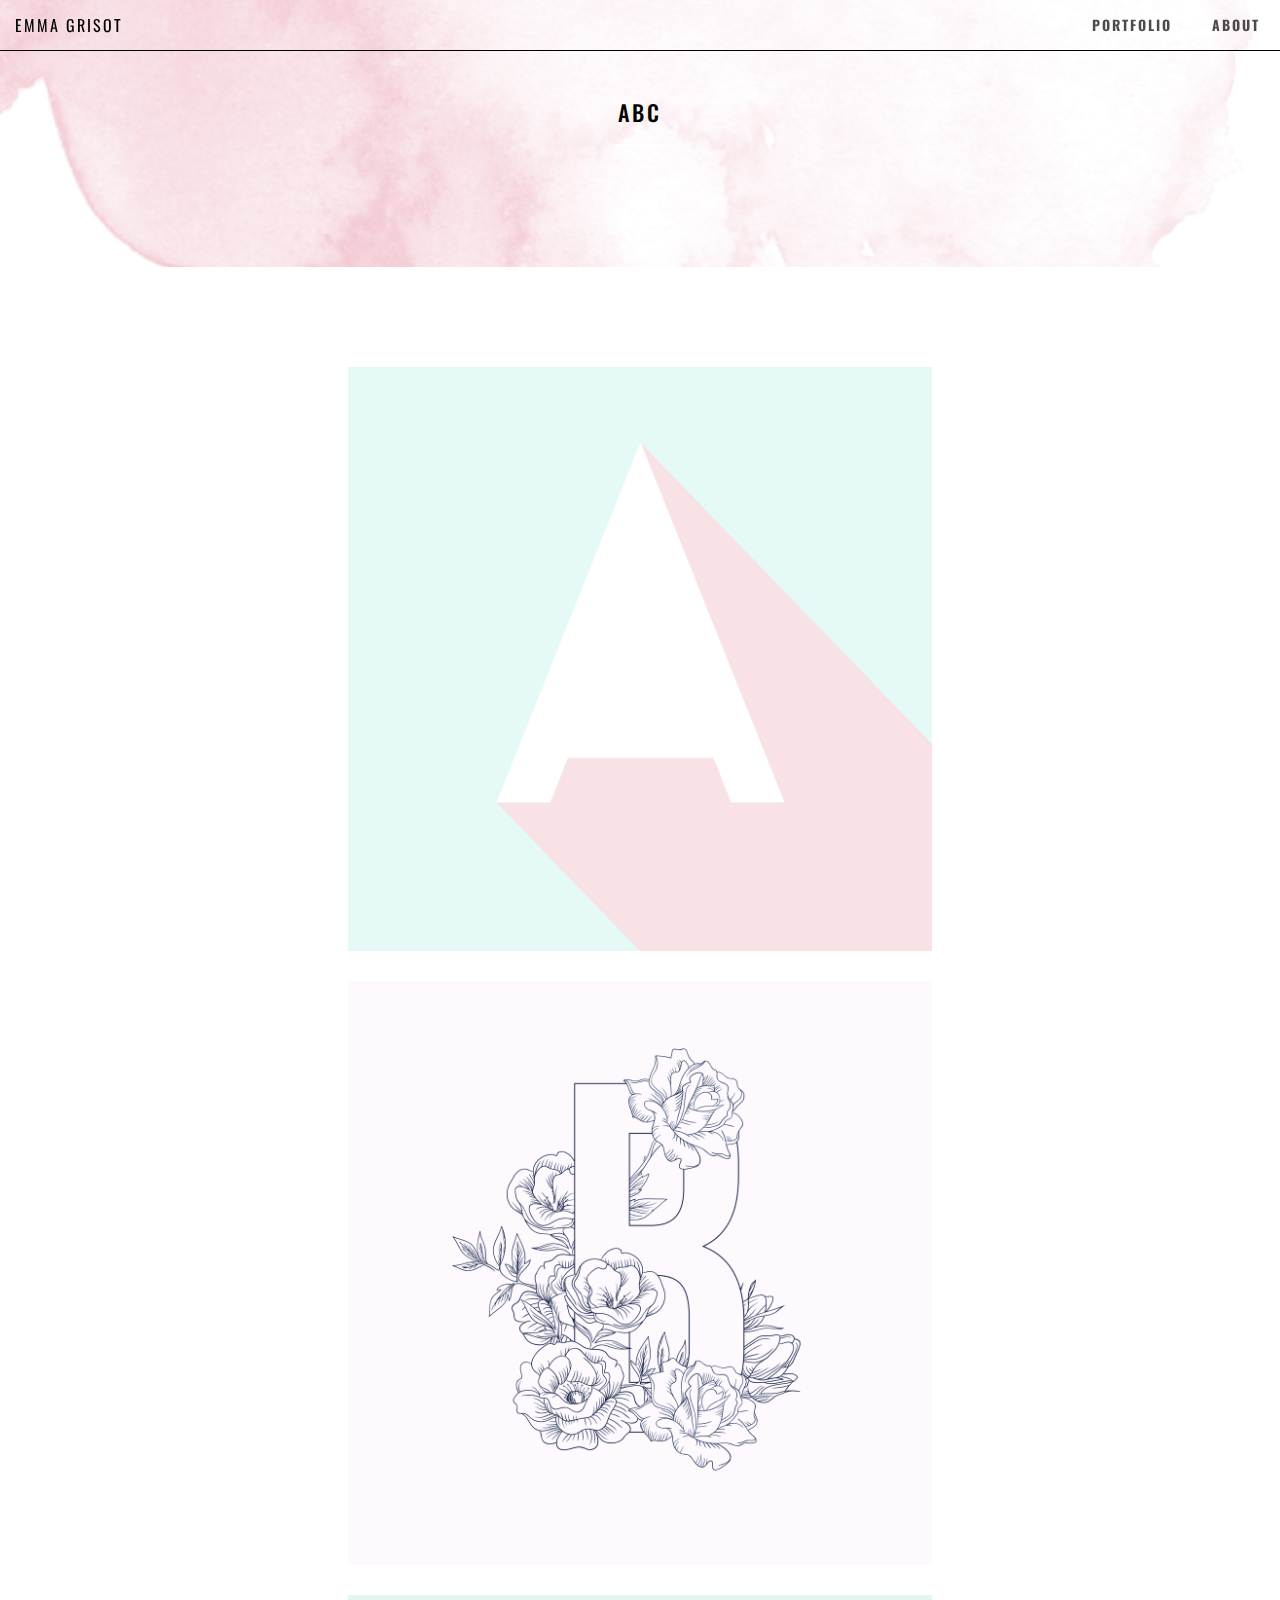
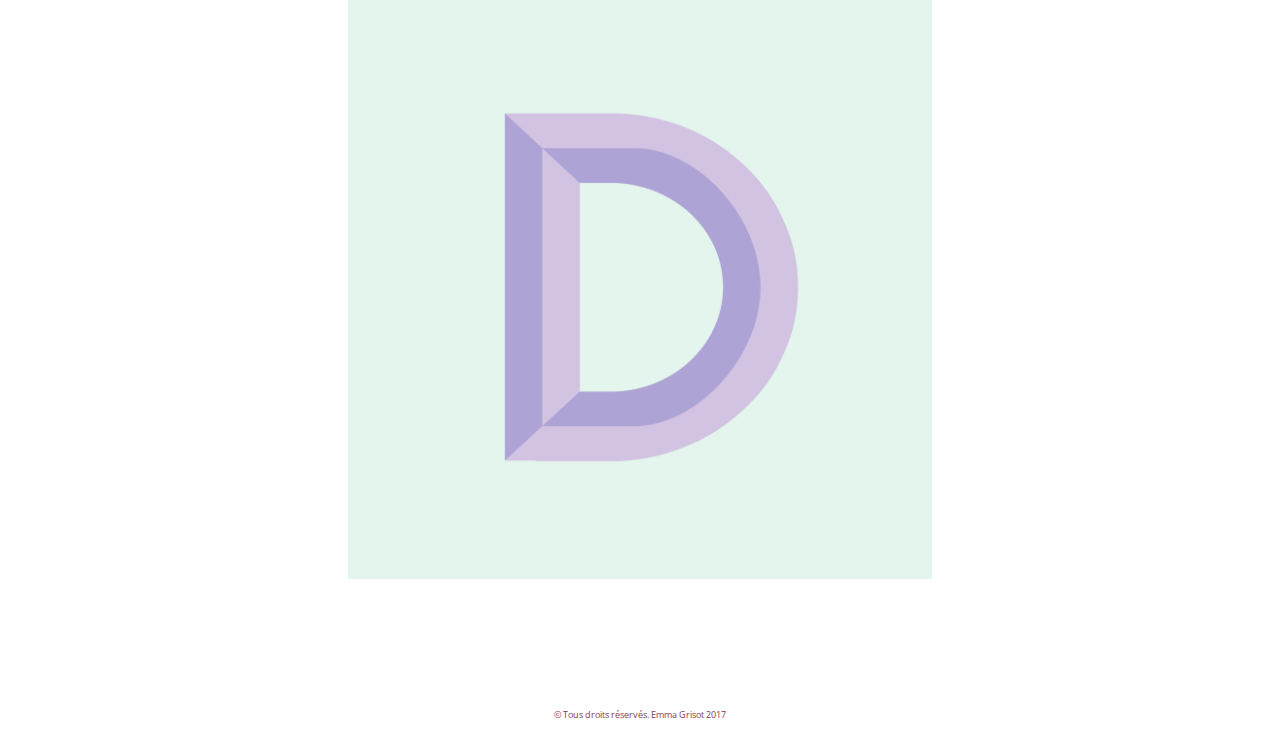
<file: font.html>
<!DOCTYPE html>
<html lang="en">

<head>

    <meta charset="utf-8">
    <meta http-equiv="X-UA-Compatible" content="IE=edge">
    <meta name="viewport" content="width=device-width, initial-scale=1">
    <meta name="description" content="">
    <meta name="author" content="">

    <title>Portfolio – Emma Grisot</title>

    <!-- Bootstrap Core CSS -->
    <link rel="stylesheet" href="css/bootstrap.min.css" type="text/css">

    <!-- Custom Fonts -->
    <link href='https://fonts.googleapis.com/css?family=Open+Sans:300italic,400italic,600italic,700italic,800italic,400,300,600,700,800' rel='stylesheet' type='text/css'>
    <link href="https://fonts.googleapis.com/css?family=Oswald:500" rel="stylesheet">
    <link href="https://fonts.googleapis.com/css?family=Cutive+Mono" rel="stylesheet">
    <link href='https://fonts.googleapis.com/css?family=Merriweather:400,300,300italic,400italic,700,700italic,900,900italic' rel='stylesheet' type='text/css'>
    <link rel="stylesheet" href="font-awesome/css/font-awesome.min.css" type="text/css">

    <!-- Plugin CSS -->
    <link rel="stylesheet" href="css/magnific-popup.css" type="text/css">

    <!-- Custom CSS -->
    <link rel="stylesheet" href="css/creative.css" type="text/css">

    <!-- HTML5 Shim and Respond.js IE8 support of HTML5 elements and media queries -->
    <!-- WARNING: Respond.js doesn't work if you view the page via file:// -->
    <!--[if lt IE 9]>
        <script src="https://oss.maxcdn.com/libs/html5shiv/3.7.0/html5shiv.js"></script>
        <script src="https://oss.maxcdn.com/libs/respond.js/1.4.2/respond.min.js"></script>
    <![endif]-->

</head>

<body id="page-top">

    <nav id="mainNav" class="navbar navbar-default navbar-fixed-top">
        <div class="container-fluid">
            <!-- Brand and toggle get grouped for better mobile display -->
            <div class="navbar-header">
                <button type="button" class="navbar-toggle collapsed" data-toggle="collapse" data-target="#bs-example-navbar-collapse-1">
                    <span class="sr-only">Toggle navigation</span>
                    <span class="icon-bar"></span>
                    <span class="icon-bar"></span>
                    <span class="icon-bar"></span>
                </button>
                <a class="navbar-brand page-scroll" href="index.html" style="color:black;">Emma Grisot</a>
            </div>

            <!-- Collect the nav links, forms, and other content for toggling -->
            <div class="collapse navbar-collapse" id="bs-example-navbar-collapse-1">
                <ul class="nav navbar-nav navbar-right">
                    <li>
                        <a class="page-scroll" href="index.html">Portfolio</a>
                    </li>
                    <li>
                        <a class="page-scroll" href="apropos.html">About</a>
                    </li>
                </ul>
            </div>
            <!-- /.navbar-collapse -->
        </div>
        <!-- /.container-fluid -->
    </nav>

    <section class="bg-primary" id="about">
        <div class="container" style="color:black;">
            <div class="row">
                <div class="col-lg-8 col-lg-offset-2 text-center">
                    <h2 class="section-heading">ABC</h2>
                    <hr class="light">
                    <p class="text-faded" style="color:black;"></p>
                </div>
            </div>
        </div>
    </section>

    <section id="contact">
        <div class="container">
            <div class="row">
                <div class="col-lg-8 col-lg-offset-2 text-center">
                    <img src="img/portfolio/a2.jpg" style="width:80%; padding-bottom:30px;">
                    <img src="img/portfolio/b3.jpg" style="width:80%; padding-bottom:30px;">
                    <img src="img/portfolio/d.jpg" style="width:80%; padding-bottom:30px;">



                </div>

            </div>
        </div>
    </section>

    <!-- jQuery -->
    <script src="js/jquery.js"></script>

    <!-- Bootstrap Core JavaScript -->
    <script src="js/bootstrap.min.js"></script>

    <!-- Plugin JavaScript -->
    <script src="js/scrollreveal.min.js"></script>
    <script src="js/jquery.easing.min.js"></script>
    <script src="js/jquery.fittext.js"></script>
    <script src="js/jquery.magnific-popup.min.js"></script>

    <!-- Custom Theme JavaScript -->
    <script src="js/creative.js"></script>

</body>

<footer style="font-size: 9px; text-align: center; display:block; color:#853b4e; font-family: Open Sans; padding-bottom: 20px;">© Tous droits réservés. Emma Grisot 2017 </footer>

</html>
</file>
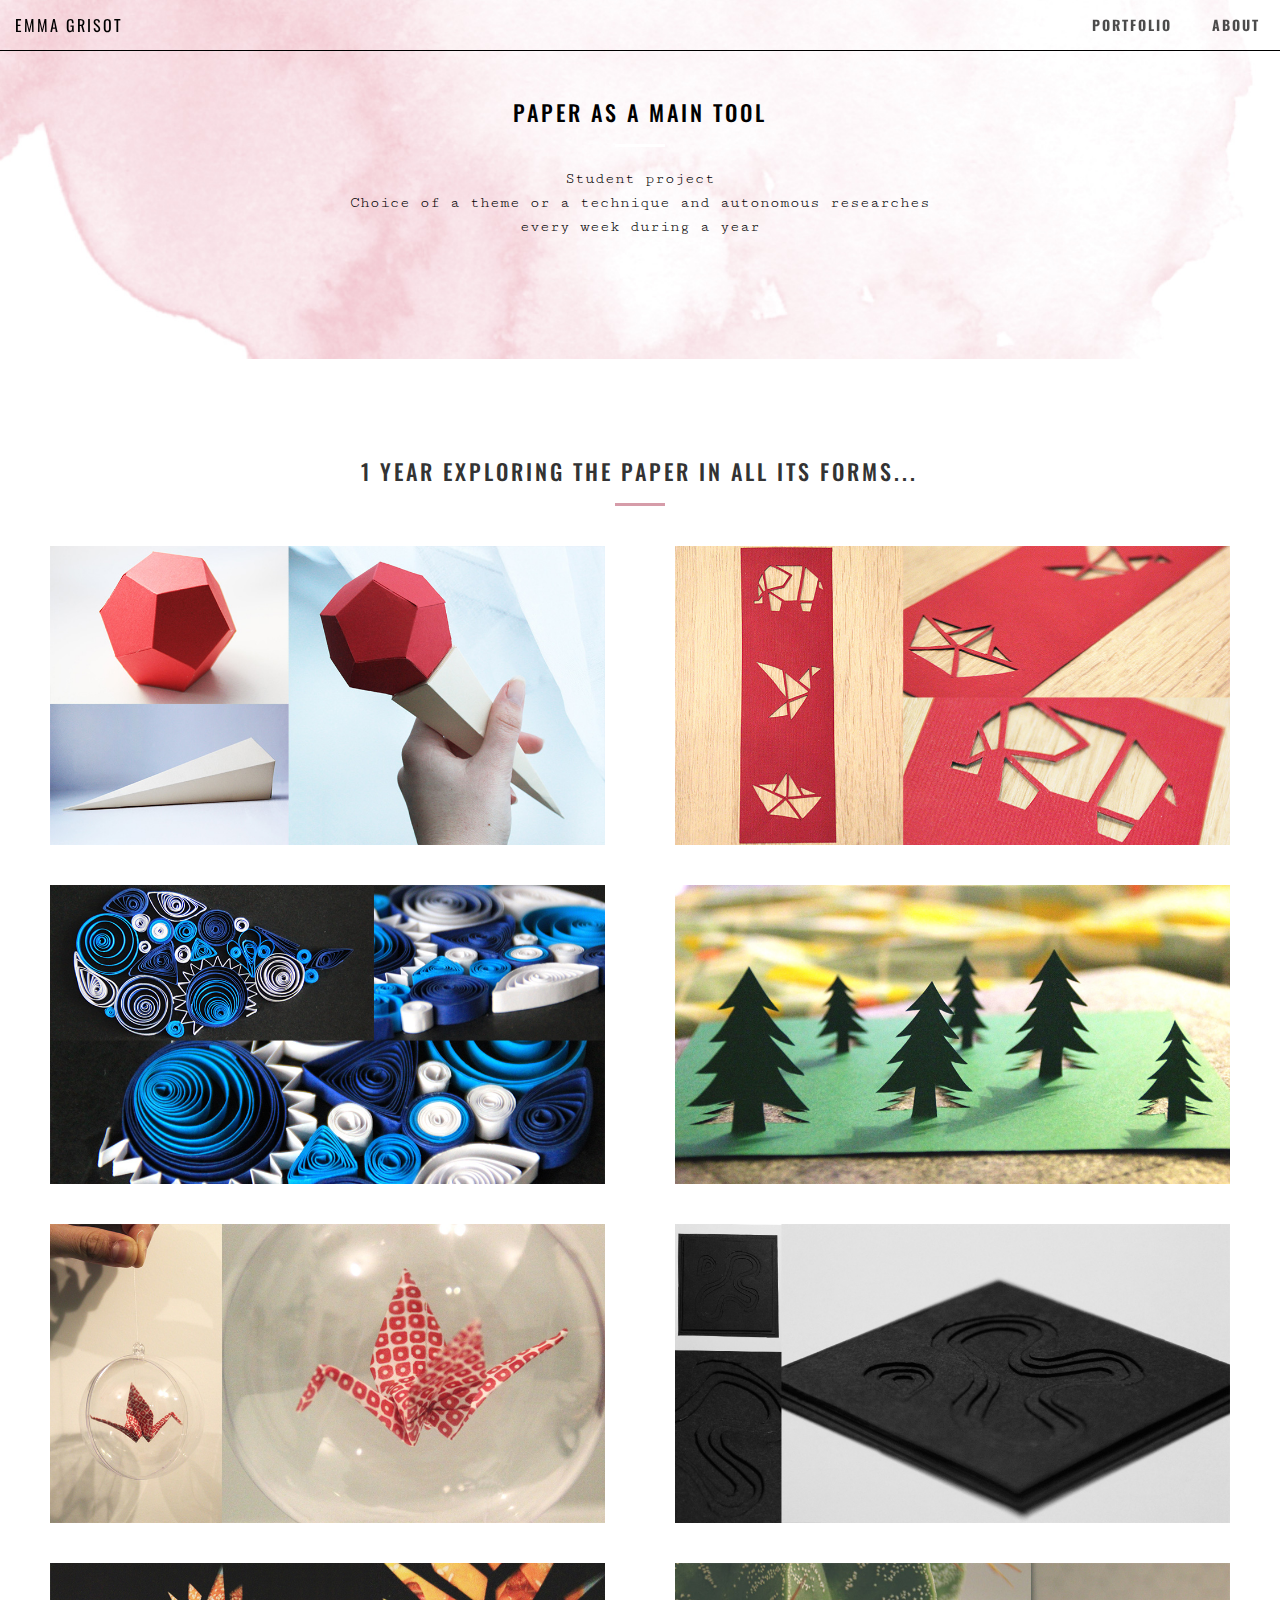
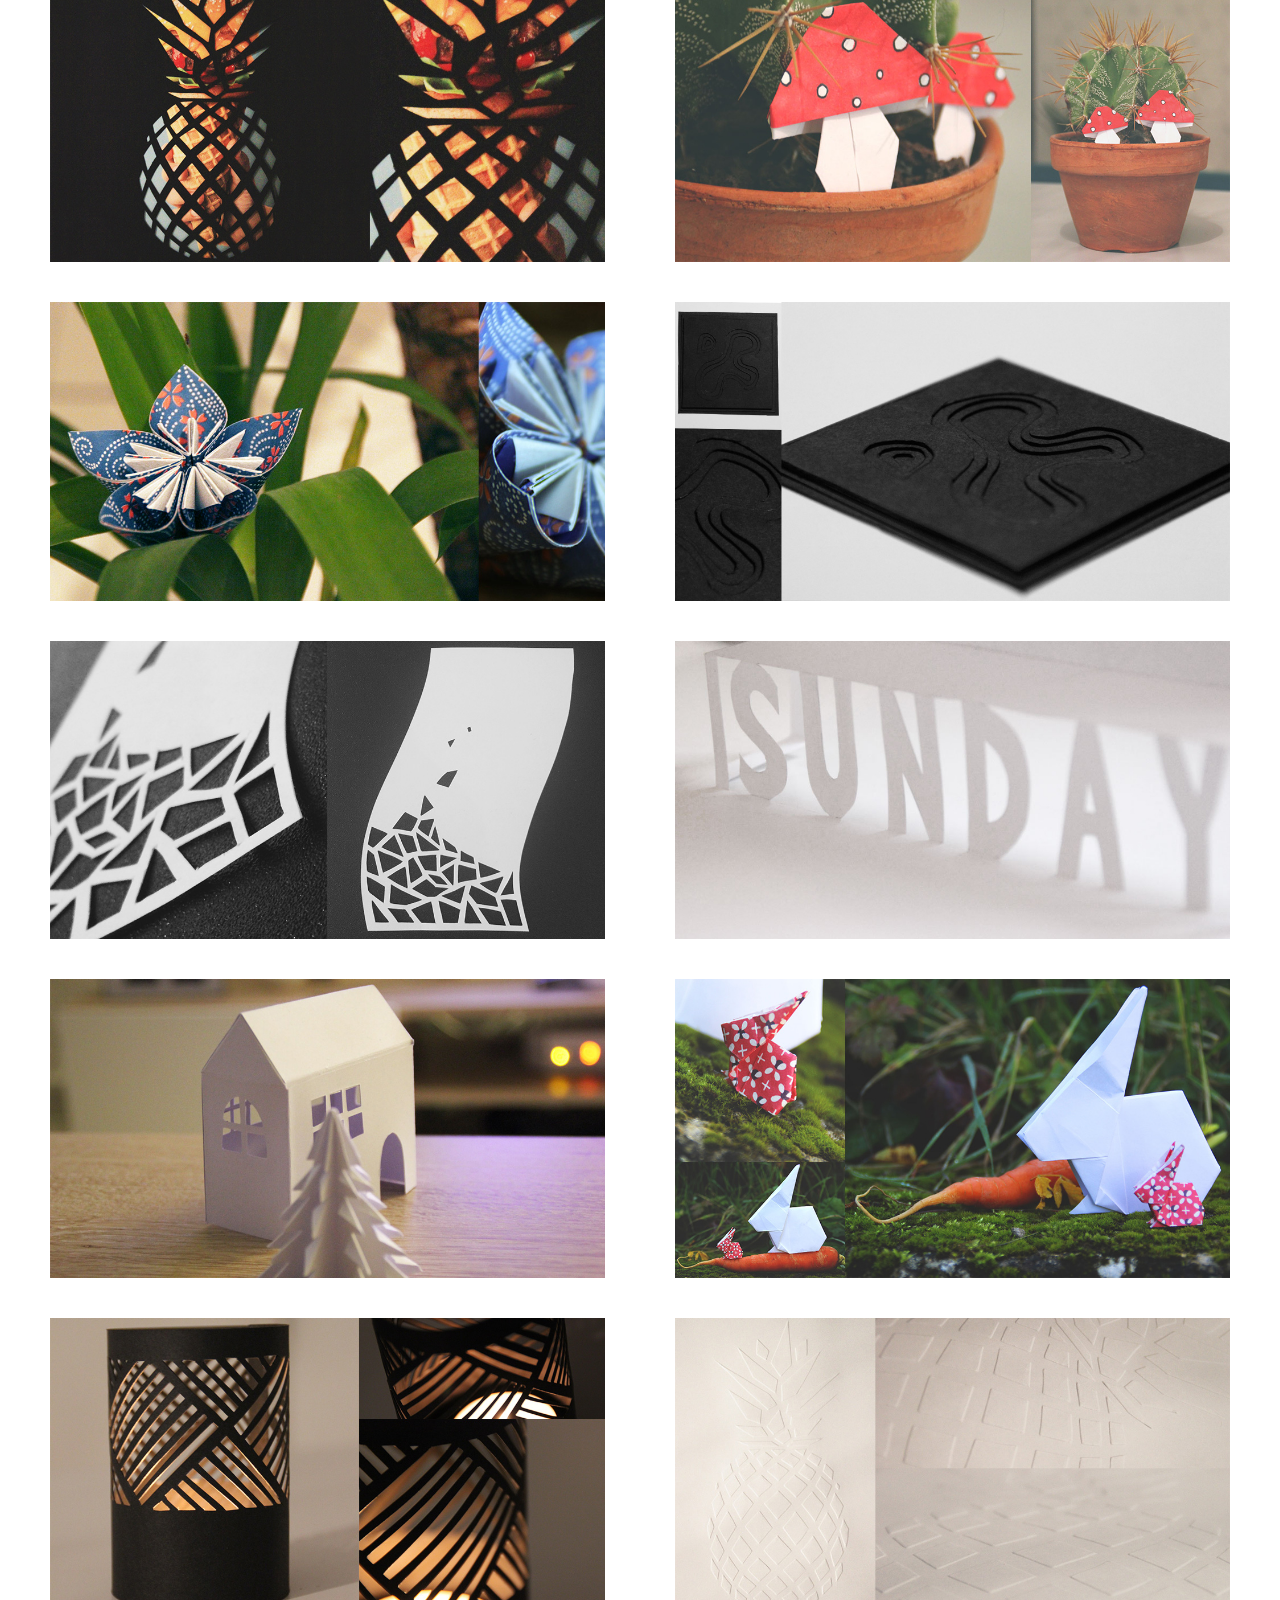
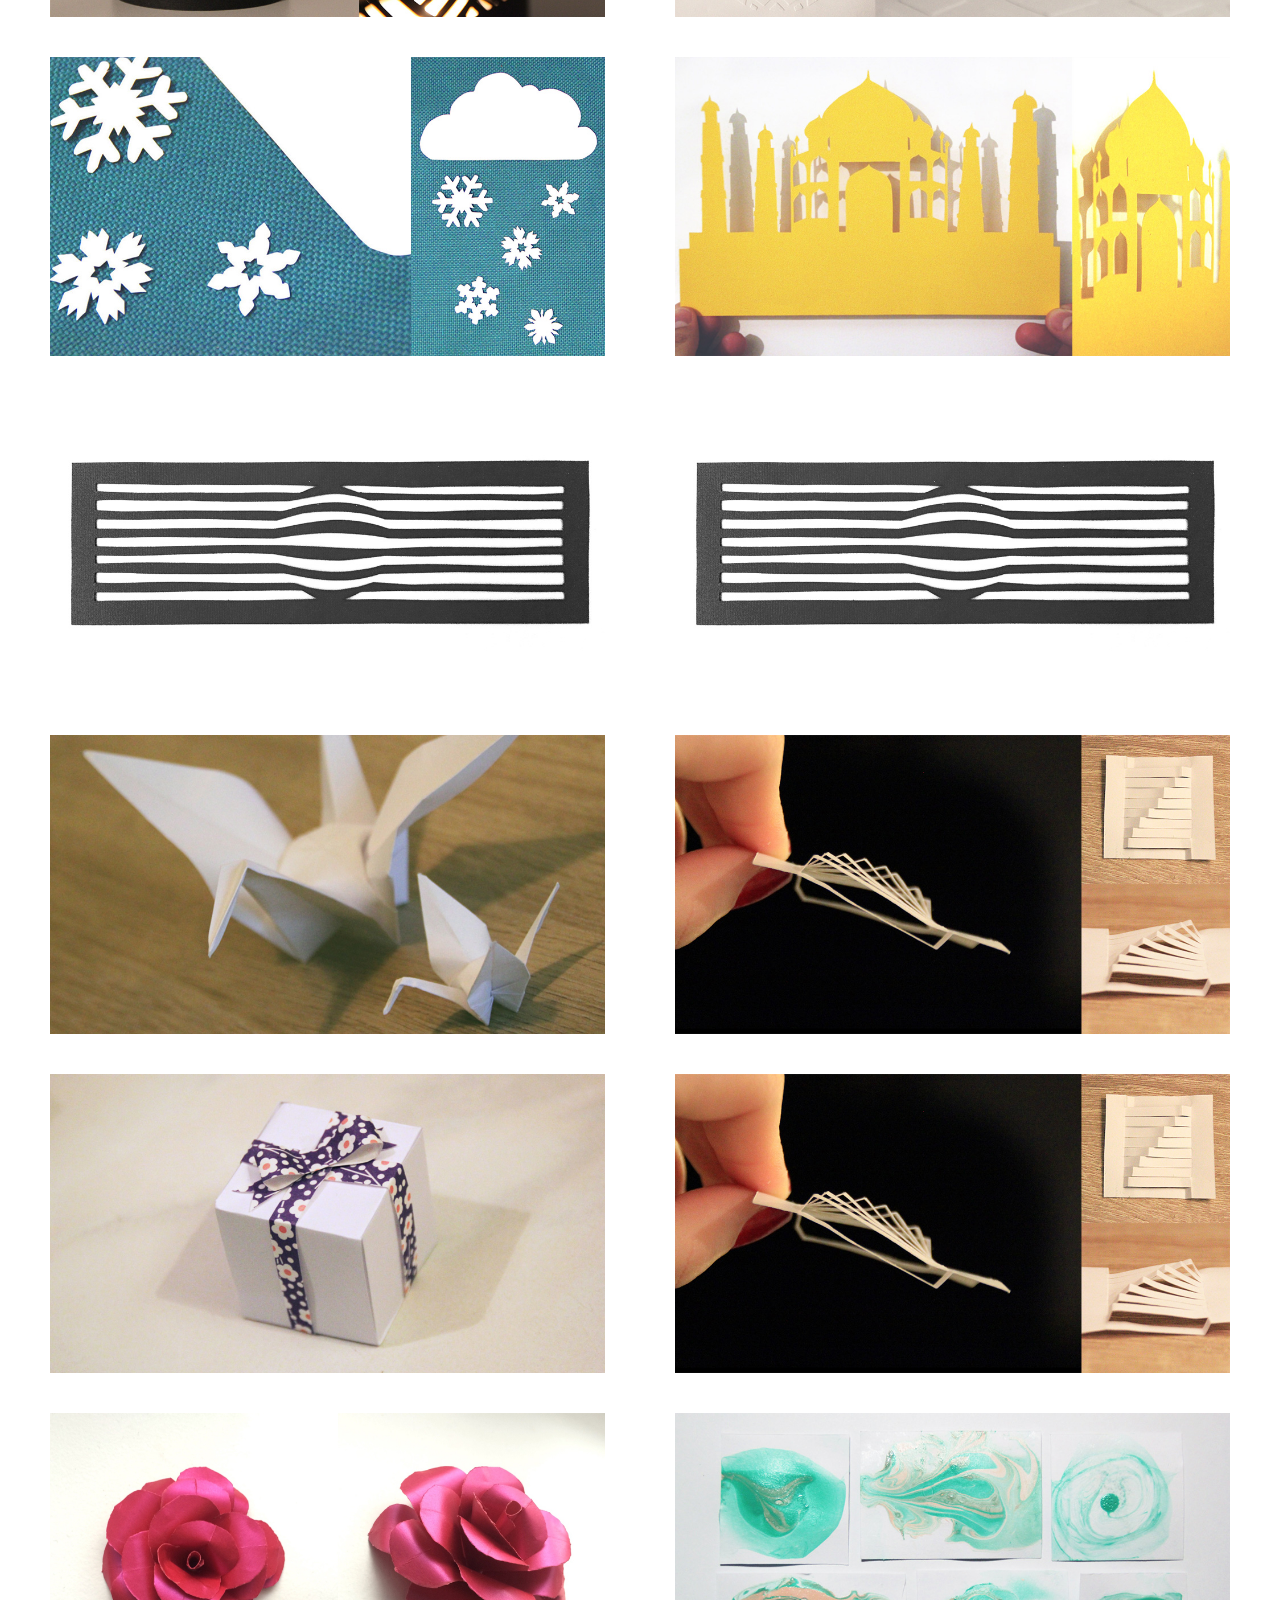
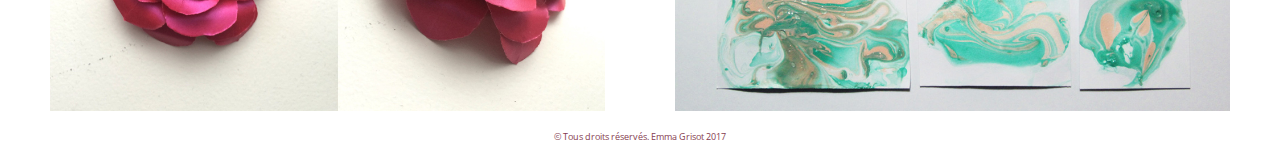
<file: paper.html>
<!DOCTYPE html>
<html lang="en">

<head>

    <meta charset="utf-8">
    <meta http-equiv="X-UA-Compatible" content="IE=edge">
    <meta name="viewport" content="width=device-width, initial-scale=1">
    <meta name="description" content="">
    <meta name="author" content="">

    <title>Portfolio – Emma Grisot</title>

    <!-- Bootstrap Core CSS -->
    <link rel="stylesheet" href="css/bootstrap.min.css" type="text/css">

    <!-- Custom Fonts -->
    <link href='https://fonts.googleapis.com/css?family=Open+Sans:300italic,400italic,600italic,700italic,800italic,400,300,600,700,800' rel='stylesheet' type='text/css'>
    <link href="https://fonts.googleapis.com/css?family=Oswald:500" rel="stylesheet">
    <link href="https://fonts.googleapis.com/css?family=Cutive+Mono" rel="stylesheet">
    <link href='https://fonts.googleapis.com/css?family=Merriweather:400,300,300italic,400italic,700,700italic,900,900italic' rel='stylesheet' type='text/css'>
    <link rel="stylesheet" href="font-awesome/css/font-awesome.min.css" type="text/css">

    <!-- Plugin CSS -->
    <link rel="stylesheet" href="css/magnific-popup.css" type="text/css">

    <!-- Custom CSS -->
    <link rel="stylesheet" href="css/creative.css" type="text/css">

    <!-- HTML5 Shim and Respond.js IE8 support of HTML5 elements and media queries -->
    <!-- WARNING: Respond.js doesn't work if you view the page via file:// -->
    <!--[if lt IE 9]>
        <script src="https://oss.maxcdn.com/libs/html5shiv/3.7.0/html5shiv.js"></script>
        <script src="https://oss.maxcdn.com/libs/respond.js/1.4.2/respond.min.js"></script>
    <![endif]-->

</head>

<body id="page-top">

    <nav id="mainNav" class="navbar navbar-default navbar-fixed-top">
        <div class="container-fluid">
            <!-- Brand and toggle get grouped for better mobile display -->
            <div class="navbar-header">
                <button type="button" class="navbar-toggle collapsed" data-toggle="collapse" data-target="#bs-example-navbar-collapse-1">
                    <span class="sr-only">Toggle navigation</span>
                    <span class="icon-bar"></span>
                    <span class="icon-bar"></span>
                    <span class="icon-bar"></span>
                </button>
                <a class="navbar-brand page-scroll" href="index.html" style="color:black;">Emma Grisot</a>
            </div>

            <!-- Collect the nav links, forms, and other content for toggling -->
            <div class="collapse navbar-collapse" id="bs-example-navbar-collapse-1">
                <ul class="nav navbar-nav navbar-right">
                    <li>
                        <a class="page-scroll" href="index.html">Portfolio</a>
                    </li>
                    <li>
                        <a class="page-scroll" href="apropos.html">About</a>
                    </li>
                </ul>
            </div>
            <!-- /.navbar-collapse -->
        </div>
        <!-- /.container-fluid -->
    </nav>

    <section class="bg-primary" id="about">
        <div class="container" style="color:black;">
            <div class="row">
                <div class="col-lg-8 col-lg-offset-2 text-center">
                    <h2 class="section-heading">PAPER AS A MAIN TOOL</h2>
                    <hr class="light">
                    <p class="text-faded" style="color:black;">Student project<br>Choice of a theme or a technique and autonomous researches <br>every week during a year<br></p>
                </div>
            </div>
        </div>
    </section>

    <section class="no-padding">
        <div class="container-fluid">
            <div class="row no-gutter popup-gallery" >
                <div class="col-lg-8 col-lg-offset-2 text-center">
                    <h2 class="section-heading" style="padding-top:100px;">1 year exploring the paper in all its forms...</h2>
                    <hr class="primary">
                </div>

                <div class="col-lg-6 col-sm-6">
                        <img src="img/papier/1.jpg" style="padding:20px;background:#ffffff;" class="img-responsive" alt="">
                </div>
                <div class="col-lg-6 col-sm-6">
                        <img src="img/papier/2.jpg" style="padding:20px;background:#ffffff;" class="img-responsive" alt="">
                </div>
                <div class="col-lg-6 col-sm-6">
                        <img src="img/papier/3.jpg" style="padding:20px;background:#ffffff;" class="img-responsive" alt="">
                </div>
                <div class="col-lg-6 col-sm-6">
                        <img src="img/papier/4.jpg" style="padding:20px;background:#ffffff;" class="img-responsive" alt="">
                </div>
                <div class="col-lg-6 col-sm-6">
                        <img src="img/papier/5.jpg" style="padding:20px;background:#ffffff;" class="img-responsive" alt="">
                </div>
                <div class="col-lg-6 col-sm-6">
                        <img src="img/papier/6.jpg" style="padding:20px;background:#ffffff;" class="img-responsive" alt="">
                </div>
                <div class="col-lg-6 col-sm-6">
                        <img src="img/papier/7.jpg" style="padding:20px;background:#ffffff;" class="img-responsive" alt="">
                </div>
                <div class="col-lg-6 col-sm-6">
                        <img src="img/papier/8.jpg" style="padding:20px;background:#ffffff;" class="img-responsive" alt="">
                </div>
                <div class="col-lg-6 col-sm-6">
                        <img src="img/papier/9.jpg" style="padding:20px;background:#ffffff;" class="img-responsive" alt="">
                </div>
                <div class="col-lg-6 col-sm-6">
                        <img src="img/papier/10.jpg" style="padding:20px;background:#ffffff;" class="img-responsive" alt="">
                </div>
                <div class="col-lg-6 col-sm-6">
                        <img src="img/papier/11.jpg" style="padding:20px;background:#ffffff;" class="img-responsive" alt="">
                </div>
                <div class="col-lg-6 col-sm-6">
                        <img src="img/papier/12.jpg" style="padding:20px;background:#ffffff;" class="img-responsive" alt="">
                </div>
                <div class="col-lg-6 col-sm-6">
                        <img src="img/papier/13.jpg" style="padding:20px;background:#ffffff;" class="img-responsive" alt="">
                </div>
                <div class="col-lg-6 col-sm-6">
                        <img src="img/papier/14.jpg" style="padding:20px;background:#ffffff;" class="img-responsive" alt="">
                </div>
                <div class="col-lg-6 col-sm-6">
                        <img src="img/papier/15.jpg" style="padding:20px;background:#ffffff;" class="img-responsive" alt="">
                </div>
                <div class="col-lg-6 col-sm-6">
                        <img src="img/papier/16.jpg" style="padding:20px;background:#ffffff;" class="img-responsive" alt="">
                </div>
                <div class="col-lg-6 col-sm-6">
                        <img src="img/papier/17.jpg" style="padding:20px;background:#ffffff;" class="img-responsive" alt="">
                </div>
                <div class="col-lg-6 col-sm-6">
                        <img src="img/papier/18.jpg" style="padding:20px;background:#ffffff;" class="img-responsive" alt="">
                </div>
                <div class="col-lg-6 col-sm-6">
                        <img src="img/papier/19.jpg" style="padding:20px;background:#ffffff;" class="img-responsive" alt="">
                </div>
                <div class="col-lg-6 col-sm-6">
                        <img src="img/papier/20.jpg" style="padding:20px;background:#ffffff;" class="img-responsive" alt="">
                </div>
                <div class="col-lg-6 col-sm-6">
                        <img src="img/papier/21.jpg" style="padding:20px;background:#ffffff;" class="img-responsive" alt="">
                </div>
                <div class="col-lg-6 col-sm-6">
                        <img src="img/papier/22.jpg" style="padding:20px;background:#ffffff;" class="img-responsive" alt="">
                </div>
                <div class="col-lg-6 col-sm-6">
                        <img src="img/papier/23.jpg" style="padding:20px;background:#ffffff;" class="img-responsive" alt="">
                </div>
                <div class="col-lg-6 col-sm-6">
                        <img src="img/papier/24.jpg" style="padding:20px;background:#ffffff;" class="img-responsive" alt="">
                </div>
                <div class="col-lg-6 col-sm-6">
                        <img src="img/papier/25.jpg" style="padding:20px;background:#ffffff;" class="img-responsive" alt="">
                </div>
                <div class="col-lg-6 col-sm-6">
                        <img src="img/papier/26.jpg" style="padding:20px;background:#ffffff;" class="img-responsive" alt="">
                </div>


            </div>
        </div>
    </section>

    <!-- jQuery -->
    <script src="js/jquery.js"></script>

    <!-- Bootstrap Core JavaScript -->
    <script src="js/bootstrap.min.js"></script>

    <!-- Plugin JavaScript -->
    <script src="js/scrollreveal.min.js"></script>
    <script src="js/jquery.easing.min.js"></script>
    <script src="js/jquery.fittext.js"></script>
    <script src="js/jquery.magnific-popup.min.js"></script>

    <!-- Custom Theme JavaScript -->
    <script src="js/creative.js"></script>

</body>

<footer style="font-size: 9px; text-align: center; display:block; color:#853b4e; font-family: Open Sans; padding-bottom: 20px;">© Tous droits réservés. Emma Grisot 2017 </footer>

</html>
</file>
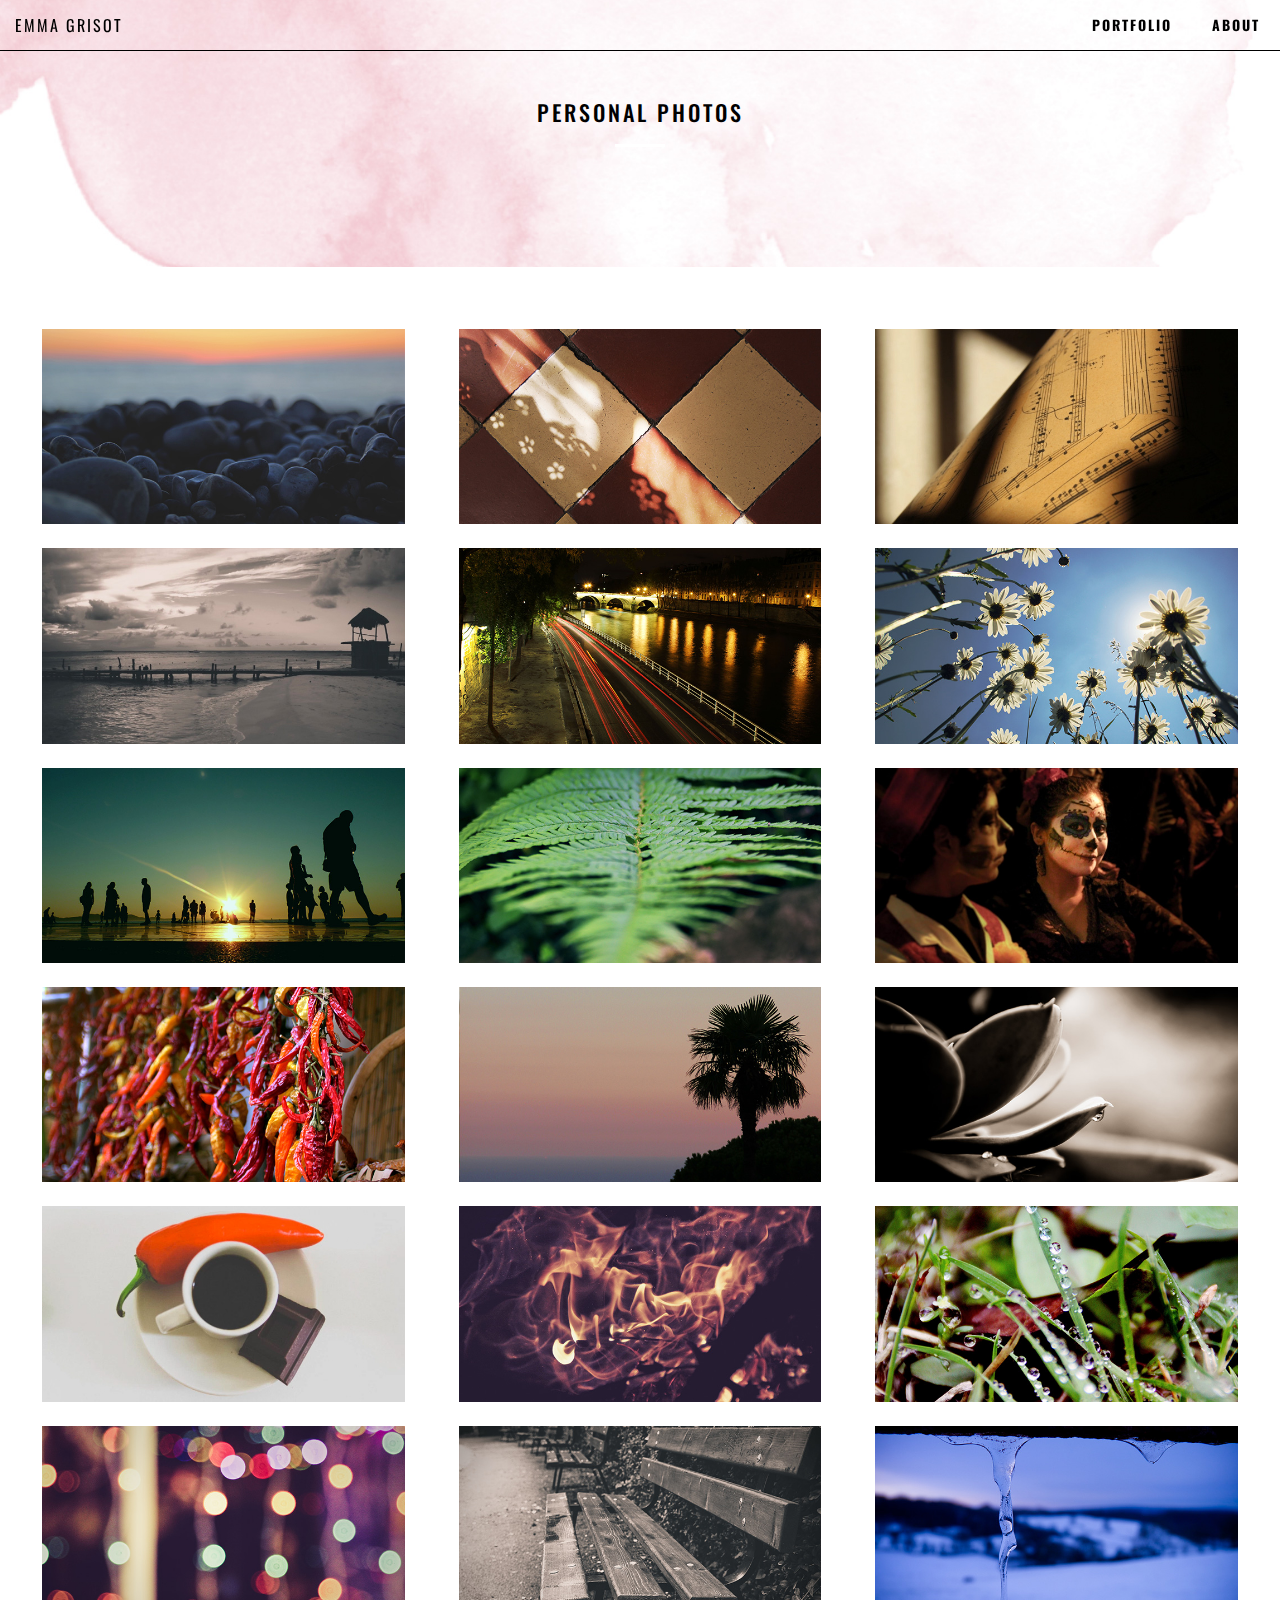
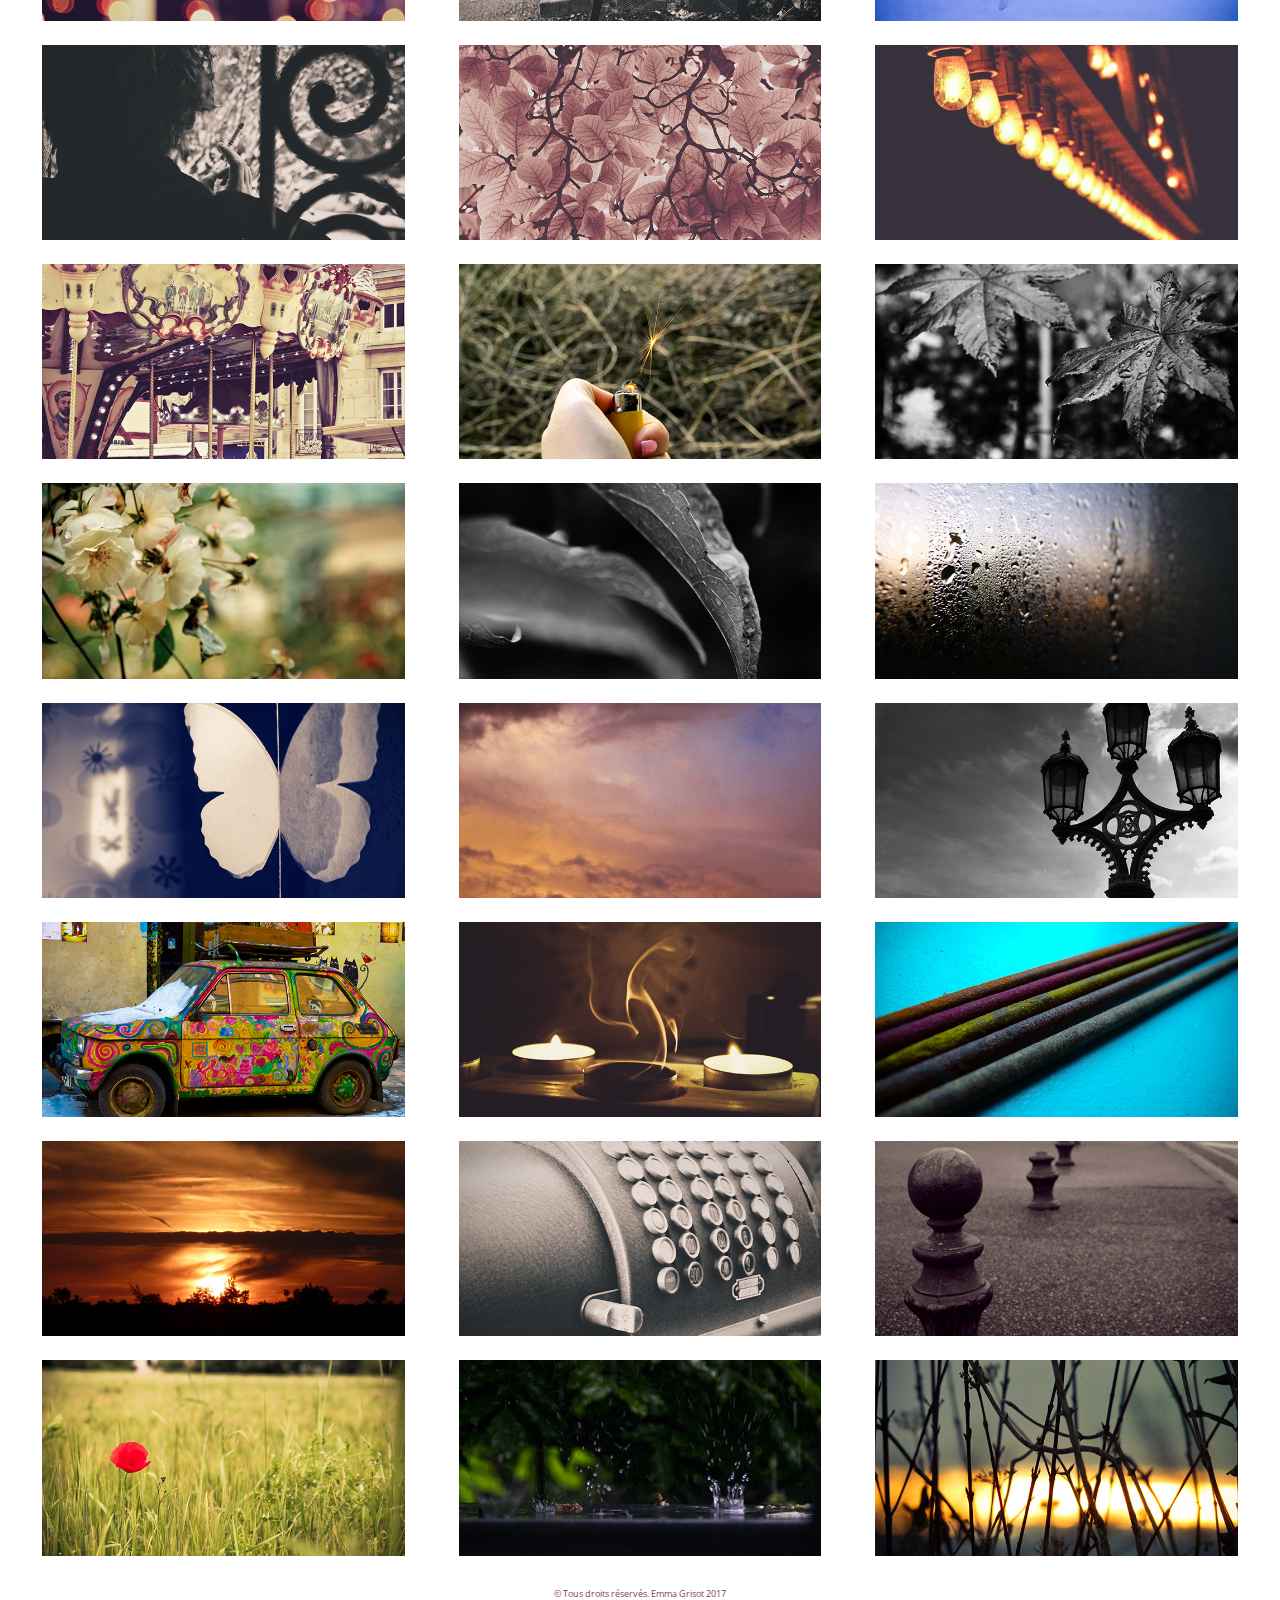
<file: photos.html>
<!DOCTYPE html>
<html lang="en">

<head>

    <meta charset="utf-8">
    <meta http-equiv="X-UA-Compatible" content="IE=edge">
    <meta name="viewport" content="width=device-width, initial-scale=1">
    <meta name="description" content="">
    <meta name="author" content="">

    <title>Portfolio – Emma Grisot</title>

    <!-- Bootstrap Core CSS -->
    <link rel="stylesheet" href="css/bootstrap.min.css" type="text/css">

    <!-- Custom Fonts -->
    <link href='https://fonts.googleapis.com/css?family=Open+Sans:300italic,400italic,600italic,700italic,800italic,400,300,600,700,800' rel='stylesheet' type='text/css'>
    <link href="https://fonts.googleapis.com/css?family=Oswald:500" rel="stylesheet">
    <link href='https://fonts.googleapis.com/css?family=Merriweather:400,300,300italic,400italic,700,700italic,900,900italic' rel='stylesheet' type='text/css'>
    <link rel="stylesheet" href="font-awesome/css/font-awesome.min.css" type="text/css">

    <!-- Plugin CSS -->
    <link rel="stylesheet" href="css/magnific-popup.css" type="text/css">

    <!-- Custom CSS -->
    <link rel="stylesheet" href="css/creative.css" type="text/css">

    <!-- HTML5 Shim and Respond.js IE8 support of HTML5 elements and media queries -->
    <!-- WARNING: Respond.js doesn't work if you view the page via file:// -->
    <!--[if lt IE 9]>
        <script src="https://oss.maxcdn.com/libs/html5shiv/3.7.0/html5shiv.js"></script>
        <script src="https://oss.maxcdn.com/libs/respond.js/1.4.2/respond.min.js"></script>
    <![endif]-->

</head>

<body id="page-top">

    <nav id="mainNav" class="navbar navbar-default navbar-fixed-top">
        <div class="container-fluid">
            <!-- Brand and toggle get grouped for better mobile display -->
            <div class="navbar-header">
                <button type="button" class="navbar-toggle collapsed" data-toggle="collapse" data-target="#bs-example-navbar-collapse-1">
                    <span class="sr-only">Toggle navigation</span>
                    <span class="icon-bar"></span>
                    <span class="icon-bar"></span>
                    <span class="icon-bar"></span>
                </button>
                <a class="navbar-brand page-scroll" href="index.html" style="color: #000;">Emma Grisot</a>
            </div>

            <!-- Collect the nav links, forms, and other content for toggling -->
            <div class="collapse navbar-collapse" id="bs-example-navbar-collapse-1">
                <ul class="nav navbar-nav navbar-right">
                    <li>
                        <a class="page-scroll" style="color: #000;" href="index.html">Portfolio</a>
                    </li>
                    <li>
                        <a class="page-scroll" style="color: #000;" href="apropos.html">About</a>
                    </li>
                </ul>
            </div>
            <!-- /.navbar-collapse -->
        </div>
        <!-- /.container-fluid -->
    </nav>

    <section class="bg-primary" id="about">
        <div class="container" style="color:black;">
            <div class="row">
                <div class="col-lg-8 col-lg-offset-2 text-center">
                    <h2 class="section-heading">PERSONAL PHOTOS</h2>
                    <hr class="light">
                </div>
            </div>
        </div>
    </section>


    <section class="no-padding" id="photos" style="background: #fff; padding-top: 50px;">
        <div class="container-fluid">
            <div class="row no-gutter popup-gallery">   

                <!--<h2 class="section-heading" style="color: white; text-align:center; padding-top: 50px;">Photos</h2>
                <hr class="light"><br><br>


                <div class="col-lg-4 col-sm-6">
                    <a href="img/photos/full/etretat.jpg" class="portfolio-box">
                        <img src="img/photos/small/etretat.jpg" class="img-responsive" style="padding:3px;background:#0E0E0E;" alt="">
                        <div class="portfolio-box-caption"></div>
                    </a>
                </div>
                -->
            

                <div class="col-lg-4 col-sm-6">
                    <a href="img/photos/full/plage.jpg" class="portfolio-box">
                        <img src="img/photos/small/plage.jpg" class="img-responsive" style="padding:12px;" alt="">
                        <div class="portfolio-box-caption"></div>
                    </a>
                </div>
                <div class="col-lg-4 col-sm-6">
                    <a href="img/photos/full/giverny.jpg" class="portfolio-box">
                        <img src="img/photos/small/giverny.jpg" class="img-responsive"style="padding:12px;" alt="">
                        <div class="portfolio-box-caption"></div>
                    </a>
                </div>
                <div class="col-lg-4 col-sm-6">
                    <a href="img/photos/full/lampe.jpg" class="portfolio-box">
                        <img src="img/photos/small/lampe.jpg" class="img-responsive" style="padding:12px;" alt="">
                        <div class="portfolio-box-caption"></div>
                    </a>
                </div>
                <div class="col-lg-4 col-sm-6">
                    <a href="img/photos/full/mujeres.jpg" class="portfolio-box">
                        <img src="img/photos/small/mujeres.jpg" class="img-responsive" style="padding:12px;" alt="">
                        <div class="portfolio-box-caption"></div>
                    </a>
                </div>
                <div class="col-lg-4 col-sm-6">
                    <a href="img/photos/full/vitesse.jpg" class="portfolio-box">
                        <img src="img/photos/small/vitesse.jpg" class="img-responsive" style="padding:12px;" alt="">
                        <div class="portfolio-box-caption"></div>
                    </a>
                </div>
                <div class="col-lg-4 col-sm-6">
                    <a href="img/photos/full/fourmi.jpg" class="portfolio-box">
                        <img src="img/photos/small/fourmi.jpg" class="img-responsive" style="padding:12px;" alt="">
                        <div class="portfolio-box-caption"></div>
                    </a>
                </div>
                <div class="col-lg-4 col-sm-6">
                    <a href="img/photos/full/zadar.jpg" class="portfolio-box">
                        <img src="img/photos/small/zadar.jpg" class="img-responsive" style="padding:12px;" alt="">
                        <div class="portfolio-box-caption"></div>
                    </a>
                </div>

                <div class="col-lg-4 col-sm-6">
                    <a href="img/photos/full/fougere.jpg" class="portfolio-box">
                        <img src="img/photos/small/fougere.jpg" class="img-responsive" style="padding:12px;" alt="">
                        <div class="portfolio-box-caption"></div>
                    </a>
                </div>
                <div class="col-lg-4 col-sm-6">
                    <a href="img/photos/full/mexico.jpg" class="portfolio-box">
                        <img src="img/photos/small/mexico.jpg" class="img-responsive"style="padding:12px;" alt="">
                        <div class="portfolio-box-caption"></div>
                    </a>
                </div>
                <div class="col-lg-4 col-sm-6">
                    <a href="img/photos/full/piments.jpg" class="portfolio-box">
                        <img src="img/photos/small/piments.jpg" class="img-responsive" style="padding:12px;" alt="">
                        <div class="portfolio-box-caption"></div>
                    </a>
                </div>
                <div class="col-lg-4 col-sm-6">
                    <a href="img/photos/full/ravello.jpg" class="portfolio-box">
                        <img src="img/photos/small/ravello.jpg" class="img-responsive" style="padding:12px;" alt="">
                        <div class="portfolio-box-caption"></div>
                    </a>
                </div>
                <div class="col-lg-4 col-sm-6">
                    <a href="img/photos/full/goutte.jpg" class="portfolio-box">
                        <img src="img/photos/small/goutte.jpg" class="img-responsive" style="padding:12px;" alt="">
                        <div class="portfolio-box-caption"></div>
                    </a>
                </div>
                <div class="col-lg-4 col-sm-6">
                    <a href="img/photos/full/cafe.jpg" class="portfolio-box">
                        <img src="img/photos/small/cafe.jpg" class="img-responsive" style="padding:12px;" alt="">
                        <div class="portfolio-box-caption"></div>
                    </a>
                </div>
                <div class="col-lg-4 col-sm-6">
                    <a href="img/photos/full/feu.jpg" class="portfolio-box">
                        <img src="img/photos/small/feu.jpg" class="img-responsive" style="padding:12px;" alt="">
                        <div class="portfolio-box-caption"></div>
                    </a>
                </div>
                <div class="col-lg-4 col-sm-6">
                    <a href="img/photos/full/rosee.jpg" class="portfolio-box">
                        <img src="img/photos/small/rosee.jpg" class="img-responsive" style="padding:12px;" alt="">
                        <div class="portfolio-box-caption"></div>
                    </a>
                </div>
                <div class="col-lg-4 col-sm-6">
                    <a href="img/photos/full/noel.jpg" class="portfolio-box">
                        <img src="img/photos/small/noel.jpg" class="img-responsive" style="padding:12px;" alt="">
                        <div class="portfolio-box-caption"></div>
                    </a>
                </div>
                <div class="col-lg-4 col-sm-6">
                    <a href="img/photos/full/banc.jpg" class="portfolio-box">
                        <img src="img/photos/small/banc.jpg" class="img-responsive" style="padding:12px;" alt="">
                        <div class="portfolio-box-caption"></div>
                    </a>
                </div>
                <div class="col-lg-4 col-sm-6">
                    <a href="img/photos/full/hiver.jpg" class="portfolio-box">
                        <img src="img/photos/small/hiver.jpg" class="img-responsive" style="padding:12px;" alt="">
                        <div class="portfolio-box-caption"></div>
                    </a>
                </div>

                <div class="col-lg-4 col-sm-6">
                    <a href="img/photos/full/mysterieuse.jpg" class="portfolio-box">
                        <img src="img/photos/small/mysterieuse.jpg" class="img-responsive"style="padding:12px;" alt="">
                        <div class="portfolio-box-caption"></div>
                    </a>
                </div>
                <div class="col-lg-4 col-sm-6">
                    <a href="img/photos/full/transparence.jpg" class="portfolio-box">
                        <img src="img/photos/small/transparence.jpg" class="img-responsive" style="padding:12px;" alt="">
                        <div class="portfolio-box-caption"></div>
                    </a>
                </div>
                 <div class="col-lg-4 col-sm-6">
                    <a href="img/photos/full/ampoule.jpg" class="portfolio-box">
                        <img src="img/photos/small/ampoule.jpg" class="img-responsive" style="padding:12px;" alt="">
                        <div class="portfolio-box-caption"></div>
                    </a>
                </div>

                <div class="col-lg-4 col-sm-6">
                    <a href="img/photos/full/carrousel.jpg" class="portfolio-box">
                        <img src="img/photos/small/carrousel.jpg" class="img-responsive" style="padding:12px;" alt="">
                        <div class="portfolio-box-caption"></div>
                    </a>
                </div>
                <div class="col-lg-4 col-sm-6">
                    <a href="img/photos/full/etincelle.jpg" class="portfolio-box">
                        <img src="img/photos/small/etincelle.jpg" class="img-responsive" style="padding:12px;" alt="">
                        <div class="portfolio-box-caption"></div>
                    </a>
                </div>
                <div class="col-lg-4 col-sm-6">
                    <a href="img/photos/full/feuilles.jpg" class="portfolio-box">
                        <img src="img/photos/small/feuilles.jpg" class="img-responsive" style="padding:12px;" alt="">
                        <div class="portfolio-box-caption"></div>
                    </a>
                </div>
                <div class="col-lg-4 col-sm-6">
                    <a href="img/photos/full/zen.jpg" class="portfolio-box">
                        <img src="img/photos/small/zen.jpg" class="img-responsive" style="padding:12px;" alt="">
                        <div class="portfolio-box-caption"></div>
                    </a>
                </div>

                <div class="col-lg-4 col-sm-6">
                    <a href="img/photos/full/courbe.jpg" class="portfolio-box">
                        <img src="img/photos/small/courbe.jpg" class="img-responsive"style="padding:12px;" alt="">
                        <div class="portfolio-box-caption"></div>
                    </a>
                </div>
                <div class="col-lg-4 col-sm-6">
                    <a href="img/photos/full/matin_humide.jpg" class="portfolio-box">
                        <img src="img/photos/small/matin_humide.jpg" class="img-responsive" style="padding:12px;" alt="">
                        <div class="portfolio-box-caption"></div>
                    </a>
                </div>
                 <div class="col-lg-4 col-sm-6">
                    <a href="img/photos/full/papillons.jpg" class="portfolio-box">
                        <img src="img/photos/small/papillons.jpg" class="img-responsive" style="padding:12px;" alt="">
                        <div class="portfolio-box-caption"></div>
                    </a>
                </div>

                <div class="col-lg-4 col-sm-6">
                    <a href="img/photos/full/couleurs.jpg" class="portfolio-box">
                        <img src="img/photos/small/couleurs.jpg" class="img-responsive" style="padding:12px;" alt="">
                        <div class="portfolio-box-caption"></div>
                    </a>
                </div>
                <div class="col-lg-4 col-sm-6">
                    <a href="img/photos/full/londres.jpg" class="portfolio-box">
                        <img src="img/photos/small/londres.jpg" class="img-responsive" style="padding:12px;" alt="">
                        <div class="portfolio-box-caption"></div>
                    </a>
                </div>
                <div class="col-lg-4 col-sm-6">
                    <a href="img/photos/full/krakow.jpg" class="portfolio-box">
                        <img src="img/photos/small/krakow.jpg" class="img-responsive" style="padding:12px;" alt="">
                        <div class="portfolio-box-caption"></div>
                    </a>
                </div>
                <div class="col-lg-4 col-sm-6">
                    <a href="img/photos/full/bougie.jpg" class="portfolio-box">
                        <img src="img/photos/small/bougie.jpg" class="img-responsive" style="padding:12px;" alt="">
                        <div class="portfolio-box-caption"></div>
                    </a>
                </div>

                <div class="col-lg-4 col-sm-6">
                    <a href="img/photos/full/encens.jpg" class="portfolio-box">
                        <img src="img/photos/small/encens.jpg" class="img-responsive"style="padding:12px;" alt="">
                        <div class="portfolio-box-caption"></div>
                    </a>
                </div>
                <div class="col-lg-4 col-sm-6">
                    <a href="img/photos/full/mouvements.jpg" class="portfolio-box">
                        <img src="img/photos/small/mouvements.jpg" class="img-responsive" style="padding:12px;" alt="">
                        <div class="portfolio-box-caption"></div>
                    </a>
                </div>
                 <div class="col-lg-4 col-sm-6">
                    <a href="img/photos/full/machine.jpg" class="portfolio-box">
                        <img src="img/photos/small/machine.jpg" class="img-responsive" style="padding:12px;" alt="">
                        <div class="portfolio-box-caption"></div>
                    </a>
                </div>

                <div class="col-lg-4 col-sm-6">
                    <a href="img/photos/full/ecole.jpg" class="portfolio-box">
                        <img src="img/photos/small/ecole.jpg" class="img-responsive" style="padding:12px;" alt="">
                        <div class="portfolio-box-caption"></div>
                    </a>
                </div>
                <div class="col-lg-4 col-sm-6">
                    <a href="img/photos/full/coquelicot.jpg" class="portfolio-box">
                        <img src="img/photos/small/coquelicot.jpg" class="img-responsive" style="padding:12px;" alt="">
                        <div class="portfolio-box-caption"></div>
                    </a>
                </div>
                <div class="col-lg-4 col-sm-6">
                    <a href="img/photos/full/pluie.jpg" class="portfolio-box">
                        <img src="img/photos/small/pluie.jpg" class="img-responsive" style="padding:12px;" alt="">
                        <div class="portfolio-box-caption"></div>
                    </a>
                </div>
                <div class="col-lg-4 col-sm-6">
                    <a href="img/photos/full/branches.jpg" class="portfolio-box">
                        <img src="img/photos/small/branches.jpg" class="img-responsive" style="padding:12px;" alt="">
                        <div class="portfolio-box-caption"></div>
                    </a>
                </div>

                <!--<p>Toutes les photos <a href="www.photosanscible.wordpress.fr">ici</a>.</p>-->
            </div>
        </div>
    </section>


    <!-- jQuery -->
    <script src="js/jquery.js"></script>

    <!-- Bootstrap Core JavaScript -->
    <script src="js/bootstrap.min.js"></script>

    <!-- Plugin JavaScript -->
    <script src="js/scrollreveal.min.js"></script>
    <script src="js/jquery.easing.min.js"></script>
    <script src="js/jquery.fittext.js"></script>
    <script src="js/jquery.magnific-popup.min.js"></script>

    <!-- Custom Theme JavaScript -->
    <script src="js/creative.js"></script>

</body>

<footer style="font-size: 9px; text-align: center; display:block; color:#853b4e; font-family: Open Sans; padding: 20px;">© Tous droits réservés. Emma Grisot 2017 </footer>

</html>
</file>
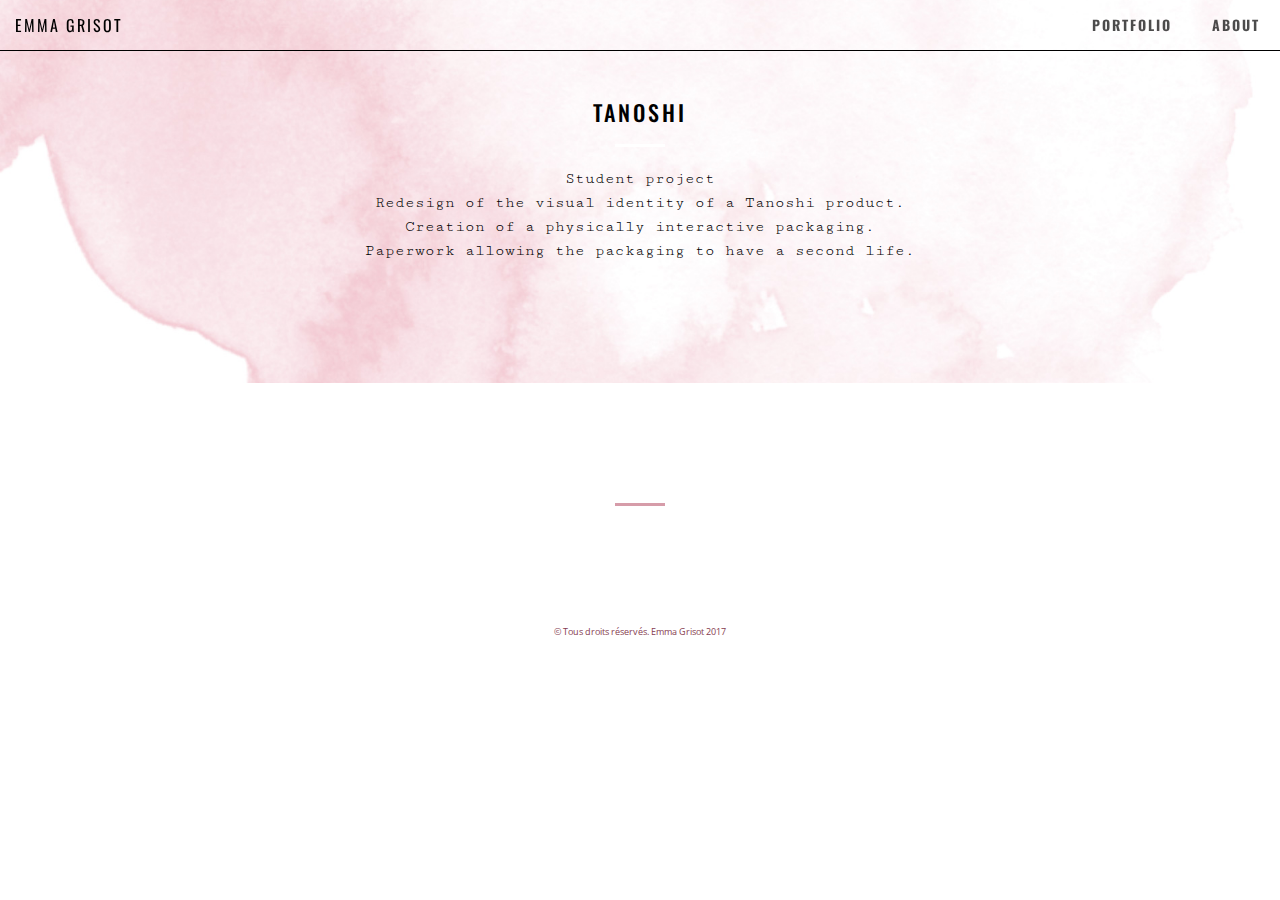
<file: tanoshi.html>
<!DOCTYPE html>
<html lang="en">

<head>

    <meta charset="utf-8">
    <meta http-equiv="X-UA-Compatible" content="IE=edge">
    <meta name="viewport" content="width=device-width, initial-scale=1">
    <meta name="description" content="">
    <meta name="author" content="">

    <title>Portfolio – Emma Grisot</title>

    <!-- Bootstrap Core CSS -->
    <link rel="stylesheet" href="css/bootstrap.min.css" type="text/css">

    <!-- Custom Fonts -->
    <link href='https://fonts.googleapis.com/css?family=Open+Sans:300italic,400italic,600italic,700italic,800italic,400,300,600,700,800' rel='stylesheet' type='text/css'>
    <link href="https://fonts.googleapis.com/css?family=Oswald:500" rel="stylesheet">
    <link href="https://fonts.googleapis.com/css?family=Cutive+Mono" rel="stylesheet">
    <link href='https://fonts.googleapis.com/css?family=Merriweather:400,300,300italic,400italic,700,700italic,900,900italic' rel='stylesheet' type='text/css'>
    <link rel="stylesheet" href="font-awesome/css/font-awesome.min.css" type="text/css">

    <!-- Plugin CSS -->
    <link rel="stylesheet" href="css/magnific-popup.css" type="text/css">

    <!-- Custom CSS -->
    <link rel="stylesheet" href="css/creative.css" type="text/css">

    <!-- HTML5 Shim and Respond.js IE8 support of HTML5 elements and media queries -->
    <!-- WARNING: Respond.js doesn't work if you view the page via file:// -->
    <!--[if lt IE 9]>
        <script src="https://oss.maxcdn.com/libs/html5shiv/3.7.0/html5shiv.js"></script>
        <script src="https://oss.maxcdn.com/libs/respond.js/1.4.2/respond.min.js"></script>
    <![endif]-->

</head>

<body id="page-top">

    <nav id="mainNav" class="navbar navbar-default navbar-fixed-top">
        <div class="container-fluid">
            <!-- Brand and toggle get grouped for better mobile display -->
            <div class="navbar-header">
                <button type="button" class="navbar-toggle collapsed" data-toggle="collapse" data-target="#bs-example-navbar-collapse-1">
                    <span class="sr-only">Toggle navigation</span>
                    <span class="icon-bar"></span>
                    <span class="icon-bar"></span>
                    <span class="icon-bar"></span>
                </button>
                <a class="navbar-brand page-scroll" href="index.html" style="color:black;">Emma Grisot</a>
            </div>

            <!-- Collect the nav links, forms, and other content for toggling -->
            <div class="collapse navbar-collapse" id="bs-example-navbar-collapse-1">
                <ul class="nav navbar-nav navbar-right">
                    <li>
                        <a class="page-scroll" href="index.html">Portfolio</a>
                    </li>
                    <li>
                        <a class="page-scroll" href="apropos.html">About</a>
                    </li>
                </ul>
            </div>
            <!-- /.navbar-collapse -->
        </div>
        <!-- /.container-fluid -->
    </nav>

    <section class="bg-primary" id="about">
        <div class="container" style="color:black;">
            <div class="row">
                <div class="col-lg-8 col-lg-offset-2 text-center">
                    <h2 class="section-heading">TANOSHI</h2>
                    <hr class="light">
                    <p class="text-faded" style="color:black;">Student project<br>Redesign of the visual identity  of a Tanoshi product.<br>Creation of a physically interactive packaging. <br>Paperwork allowing the packaging to have a second life.</p>
                </div>
            </div>
        </div>
    </section>

    <section id="contact">
        <div class="container">
            <div class="row">
                <div class="col-lg-8 col-lg-offset-2 text-center">
                    <h2 class="section-heading"><!--Stay in touch...--></h2>
                    <hr class="primary">
                </div>

            </div>
        </div>
    </section>

    <!-- jQuery -->
    <script src="js/jquery.js"></script>

    <!-- Bootstrap Core JavaScript -->
    <script src="js/bootstrap.min.js"></script>

    <!-- Plugin JavaScript -->
    <script src="js/scrollreveal.min.js"></script>
    <script src="js/jquery.easing.min.js"></script>
    <script src="js/jquery.fittext.js"></script>
    <script src="js/jquery.magnific-popup.min.js"></script>

    <!-- Custom Theme JavaScript -->
    <script src="js/creative.js"></script>

</body>

<footer style="font-size: 9px; text-align: center; display:block; color:#853b4e; font-family: Open Sans; padding-bottom: 20px;">© Tous droits réservés. Emma Grisot 2017 </footer>

</html>
</file>
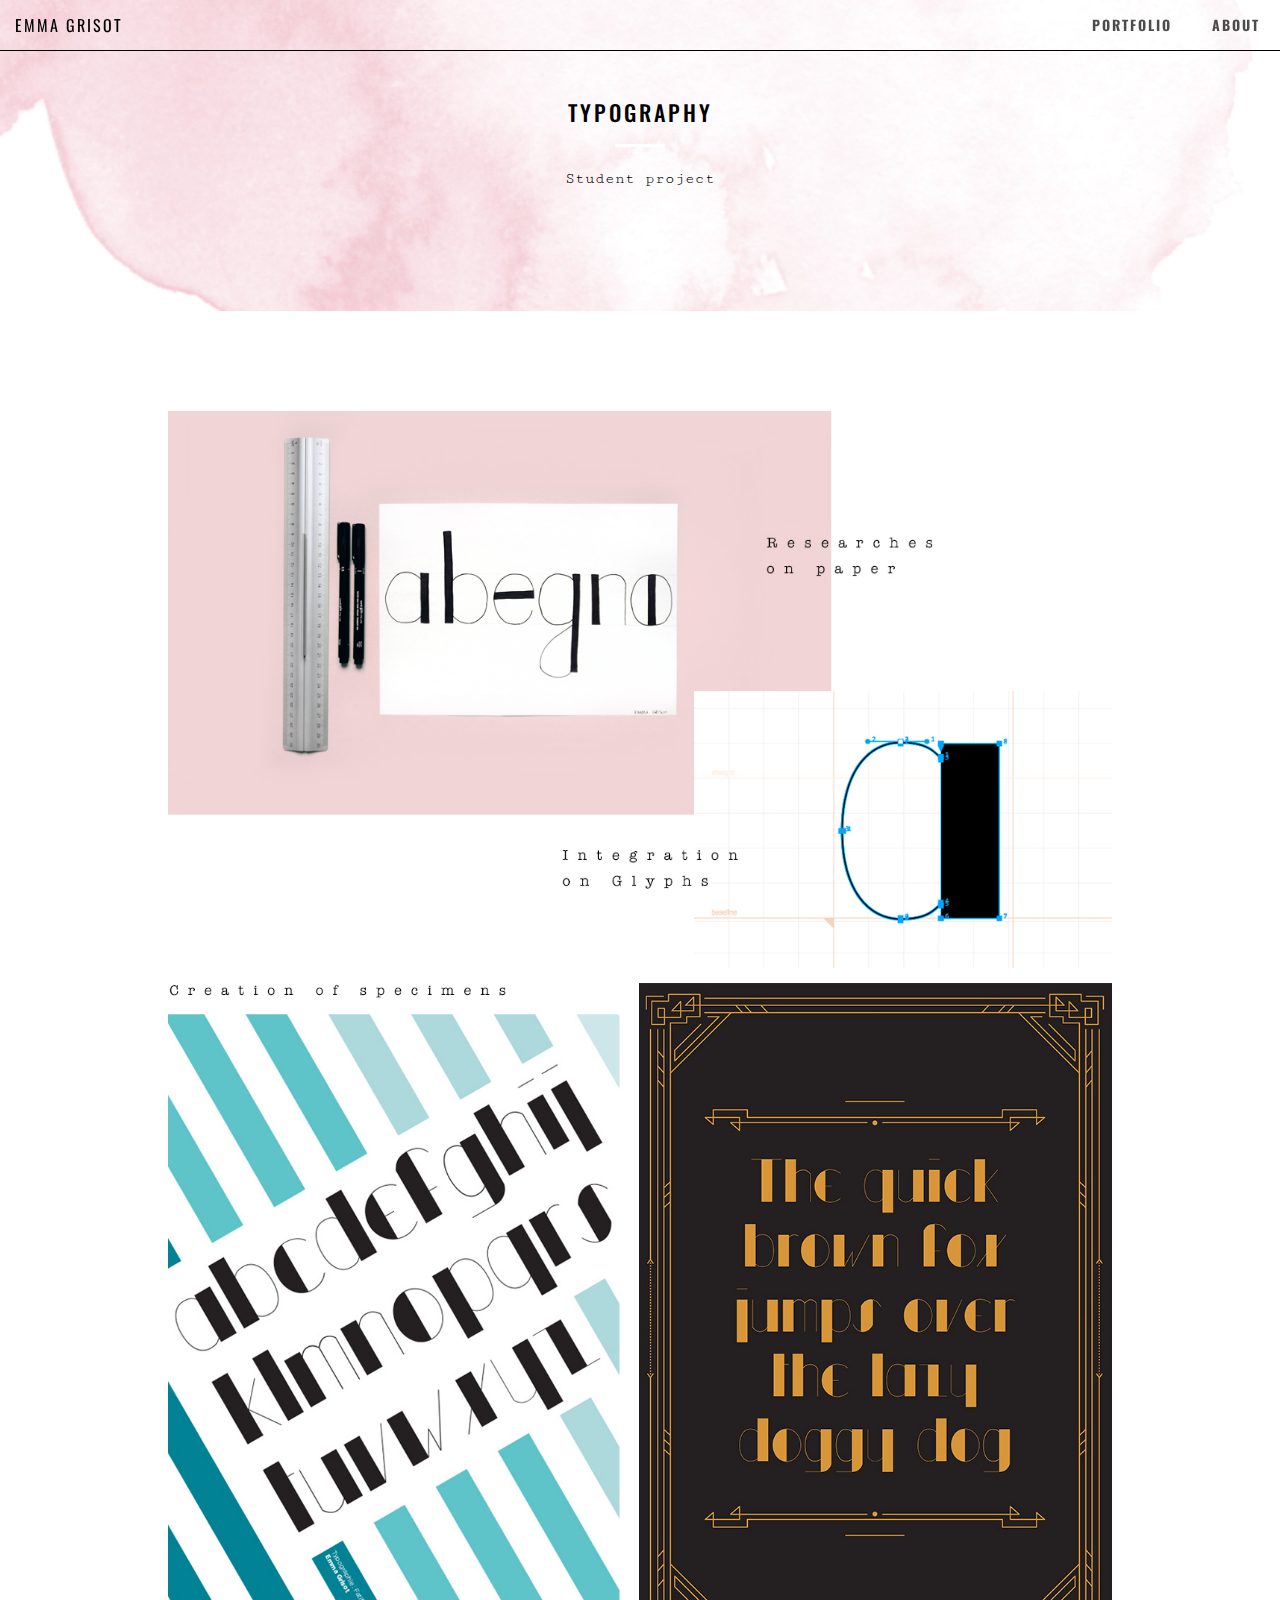
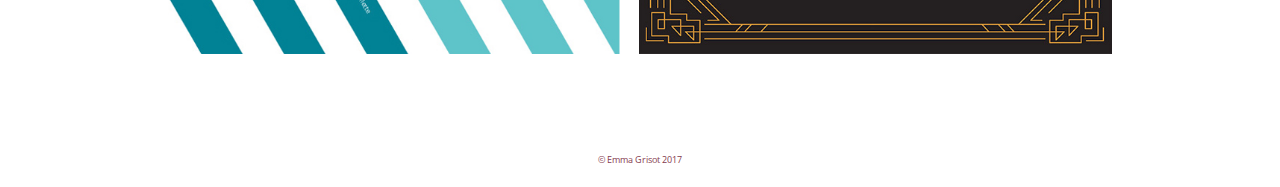
<file: typography.html>
<!DOCTYPE html>
<html lang="en">

<head>

    <meta charset="utf-8">
    <meta http-equiv="X-UA-Compatible" content="IE=edge">
    <meta name="viewport" content="width=device-width, initial-scale=1">
    <meta name="description" content="">
    <meta name="author" content="">

    <title>Portfolio – Emma Grisot</title>

    <!-- Bootstrap Core CSS -->
    <link rel="stylesheet" href="css/bootstrap.min.css" type="text/css">

    <!-- Custom Fonts -->
    <link href='https://fonts.googleapis.com/css?family=Open+Sans:300italic,400italic,600italic,700italic,800italic,400,300,600,700,800' rel='stylesheet' type='text/css'>
    <link href="https://fonts.googleapis.com/css?family=Oswald:500" rel="stylesheet">
    <link href="https://fonts.googleapis.com/css?family=Cutive+Mono" rel="stylesheet">
    <link href='https://fonts.googleapis.com/css?family=Merriweather:400,300,300italic,400italic,700,700italic,900,900italic' rel='stylesheet' type='text/css'>
    <link rel="stylesheet" href="font-awesome/css/font-awesome.min.css" type="text/css">

    <!-- Plugin CSS -->
    <link rel="stylesheet" href="css/magnific-popup.css" type="text/css">

    <!-- Custom CSS -->
    <link rel="stylesheet" href="css/creative.css" type="text/css">

    <!-- HTML5 Shim and Respond.js IE8 support of HTML5 elements and media queries -->
    <!-- WARNING: Respond.js doesn't work if you view the page via file:// -->
    <!--[if lt IE 9]>
        <script src="https://oss.maxcdn.com/libs/html5shiv/3.7.0/html5shiv.js"></script>
        <script src="https://oss.maxcdn.com/libs/respond.js/1.4.2/respond.min.js"></script>
    <![endif]-->

</head>

<body id="page-top">

    <nav id="mainNav" class="navbar navbar-default navbar-fixed-top">
        <div class="container-fluid">
            <!-- Brand and toggle get grouped for better mobile display -->
            <div class="navbar-header">
                <button type="button" class="navbar-toggle collapsed" data-toggle="collapse" data-target="#bs-example-navbar-collapse-1">
                    <span class="sr-only">Toggle navigation</span>
                    <span class="icon-bar"></span>
                    <span class="icon-bar"></span>
                    <span class="icon-bar"></span>
                </button>
                <a class="navbar-brand page-scroll" href="index.html" style="color:black;">Emma Grisot</a>
            </div>

            <!-- Collect the nav links, forms, and other content for toggling -->
            <div class="collapse navbar-collapse" id="bs-example-navbar-collapse-1">
                <ul class="nav navbar-nav navbar-right">
                    <li>
                        <a class="page-scroll" href="index.html">Portfolio</a>
                    </li>
                    <li>
                        <a class="page-scroll" href="apropos.html">About</a>
                    </li>
                </ul>
            </div>
            <!-- /.navbar-collapse -->
        </div>
        <!-- /.container-fluid -->
    </nav>

    <section class="bg-primary" id="about">
        <div class="container" style="color:black;">
            <div class="row">
                <div class="col-lg-8 col-lg-offset-2 text-center">
                    <h2 class="section-heading">Typography</h2>
                    <hr class="light">
                    <p class="text-faded" style="color:black;">Student project</p>
                </div>
            </div>
        </div>
    </section>

    <section id="contact">
        <div class="container">
            <div class="row">
                <div class="col-lg-10 col-lg-offset-2 text-center" style="margin:auto; width:100%;">
                    <img src="img/portfolio/font_test2.jpg" style="width:85%; padding-bottom:15px;">
                    <img src="img/portfolio/specimen_typographie.jpg" style="width:85%;">
                </div>

            </div>
        </div>
    </section>

    <!-- jQuery -->
    <script src="js/jquery.js"></script>

    <!-- Bootstrap Core JavaScript -->
    <script src="js/bootstrap.min.js"></script>

    <!-- Plugin JavaScript -->
    <script src="js/scrollreveal.min.js"></script>
    <script src="js/jquery.easing.min.js"></script>
    <script src="js/jquery.fittext.js"></script>
    <script src="js/jquery.magnific-popup.min.js"></script>

    <!-- Custom Theme JavaScript -->
    <script src="js/creative.js"></script>

</body>

<footer style="font-size: 9px; text-align: center; display:block; color:#853b4e; font-family: Open Sans; padding-bottom: 20px;">© Emma Grisot 2017 </footer>

</html>
</file>
<file: css/creative.css>
/*!
 * Creative v1.0.4 (http://startbootstrap.com/template-overviews/creative)
 * Copyright 2013-2016 Start Bootstrap
 * Licensed under MIT (https://github.com/BlackrockDigital/startbootstrap/blob/gh-pages/LICENSE)
 */

html,
body {
  height: 100%;
  width: 100%;
}
body {
  font-family: 'Merriweather', 'Helvetica Neue', Arial, sans-serif;
}
hr {
  border-color: #d69ca9;
  border-width: 3px;
  max-width: 50px;
}
hr.light {
  border-color: white;
}
a {
  -webkit-transition: all 0.35s;
  -moz-transition: all 0.35s;
  transition: all 0.35s;
  color: #d69ca9;
}
a:hover,
a:focus {
  color: grey;
}
h1,
h2,
h3,
h4,
h5,
h6 {
  font-family: 'Oswald', sans-serif;
  font-size: 22px;
  text-transform: uppercase;
  letter-spacing: 3px;
}
p {
  font-size: 16px;
  line-height: 1.5;
  margin-bottom: 20px;
  font-family: 'Cutive Mono', monospace;

}
.bg-primary {
  background-position: center;
  background-image: url('../img/about.jpg');
  background-size: 100%;
}
.bg-dark {
  background-color: #222222;
  color: white;
}
.text-faded {
  color: rgba(255, 255, 255, 0.7);
}
section {
  padding: 100px 0;
}
aside {
  padding: 50px 0;
}
.no-padding {
  padding: 0;
}
.navbar-default {
  background-color: white;
  border-color: rgba(34, 34, 34, 0.05);
  font-family: 'Oswald', sans-serif;
  letter-spacing: 2px;
  -webkit-transition: all 0.35s;
  -moz-transition: all 0.35s;
  transition: all 0.35s;
}
.navbar-default .navbar-header .navbar-brand {
  color: #d69ca9;
  font-family: 'Oswald', sans-serif;
  font-size: 16px;
  letter-spacing: 2px;
  text-transform: uppercase;
}
.navbar-default .navbar-header .navbar-brand:hover,
.navbar-default .navbar-header .navbar-brand:focus {
  color: #eb3812;
}
.navbar-default .nav > li > a,
.navbar-default .nav > li > a:focus {
  text-transform: uppercase;
  font-weight: 700;
  color: #222222;
}
.navbar-default .nav > li > a:hover,
.navbar-default .nav > li > a:focus:hover {
  color: #d69ca9;
}
.navbar-default .nav > li.active > a,
.navbar-default .nav > li.active > a:focus {
  color: #d69ca9 !important;
  background-color: transparent;
}
.navbar-default .nav > li.active > a:hover,
.navbar-default .nav > li.active > a:focus:hover {
  background-color: transparent;
}
@media (min-width: 768px) {
  .navbar-default {
    background-color: transparent;
    border-color: rgba(0, 0, 0, 1);
  }
  .navbar-default .navbar-header .navbar-brand {
    color: rgba(255, 255, 255, 0);
  }
  .navbar-default .navbar-header .navbar-brand:hover,
  .navbar-default .navbar-header .navbar-brand:focus {
    color: white;
  }
  .navbar-default .nav > li > a,
  .navbar-default .nav > li > a:focus {
    color: rgba(0, 0, 0, 0.7);
  }
  .navbar-default .nav > li > a:hover,
  .navbar-default .nav > li > a:focus:hover {
    color: #d69ca9;
  }
  .navbar-default.affix {
    background-color: white;
    border-color: rgba(34, 34, 34, 0.05);
  }
  .navbar-default.affix .navbar-header .navbar-brand {
    color: #d69ca9;
    font-size: 16px;
  }
  .navbar-default.affix .navbar-header .navbar-brand:hover,
  .navbar-default.affix .navbar-header .navbar-brand:focus {
    color: #ad6b7a;
  }
  .navbar-default.affix .nav > li > a,
  .navbar-default.affix .nav > li > a:focus {
    color: #222222;
  }
  .navbar-default.affix .nav > li > a:hover,
  .navbar-default.affix .nav > li > a:focus:hover {
    color: #d69ca9;
  }
}
header {
  position: relative;
  width: 100%;
  min-height: auto;
  -webkit-background-size: cover;
  -moz-background-size: cover;
  background-size: cover;
  -o-background-size: cover;
  background-position: center;
  background-image: url('../img/header3.jpg');
  text-align: center;
  color: white;
}
header .header-content {
  position: relative;
  text-align: center;
  padding: 100px 15px 100px;
  width: 100%;
}
header .header-content .header-content-inner h1 {
  font-weight: 700;
  text-transform: uppercase;
  margin-top: 0;
  margin-bottom: 0;
}
header .header-content .header-content-inner hr {
  margin: 30px auto;
}
header .header-content .header-content-inner p {
  font-weight: 100;
  color: rgba(255, 255, 255, 0.7);
  font-size: 16px;
  margin-bottom: 50px;
}
@media (min-width: 768px) {
  header {
    min-height: 100%;
  }
  header .header-content {
    position: absolute;
    top: 50%;
    -webkit-transform: translateY(-50%);
    -ms-transform: translateY(-50%);
    transform: translateY(-50%);
    padding: 0 50px;
  }
  header .header-content .header-content-inner {
    max-width: 1000px;
    margin-left: auto;
    margin-right: auto;
  }
  header .header-content .header-content-inner p {
    font-size: 18px;
    max-width: 80%;
    margin-left: auto;
    margin-right: auto;
  }
}
.section-heading {
  margin-top: 0;
}
.service-box {
  max-width: 400px;
  margin: 50px auto 0;
}
@media (min-width: 992px) {
  .service-box {
    margin: 20px auto 0;
  }
}
.service-box p {
  margin-bottom: 0;
}
.portfolio-box {
  position: relative;
  display: block;
  background: #ffffff;
  max-width: 800px;
  margin: 0 auto;
}
.portfolio-box .portfolio-box-caption {
  color: black;
  opacity: 0;
  display: block;
  background: rgba(255, 255, 255, 0.6);
  position: absolute;
  bottom: 0;
  text-align: center;
  width: 100%;
  height: 100%;
  -webkit-transition: all 0.35s;
  -moz-transition: all 0.35s;
  transition: all 0.35s;
}
.portfolio-box .portfolio-box-caption .portfolio-box-caption-content {
  width: 100%;
  text-align: center;
  position: absolute;
  top: 50%;
  transform: translateY(-50%);
}
.portfolio-box .portfolio-box-caption .portfolio-box-caption-content .project-category,
.portfolio-box .portfolio-box-caption .portfolio-box-caption-content .project-name {
  font-family: 'Open Sans', 'Helvetica Neue', Arial, sans-serif;
  padding: 0 15px;
}
.portfolio-box .portfolio-box-caption .portfolio-box-caption-content .project-category {
  text-transform: uppercase;
  font-weight: 600;
  font-size: 14px;
  color:black;
}
.portfolio-box .portfolio-box-caption .portfolio-box-caption-content .project-name {
  font-size: 18px;
}
.portfolio-box:hover .portfolio-box-caption {
  opacity: 1;
}
.portfolio-box:focus {
  outline: none;
}
@media (min-width: 768px) {
  .portfolio-box .portfolio-box-caption .portfolio-box-caption-content .project-category {
    font-size: 16px;
    font-family: 'Oswald', sans-serif;
  }
  .portfolio-box .portfolio-box-caption .portfolio-box-caption-content .project-name {
    font-size: 22px;
    font-family: 'Oswald', sans-serif;
    padding: 10px;
  }
}
.call-to-action h2 {
  margin: 0 auto 20px;
}
.text-primary {
  color: grey;
}
.no-gutter > [class*='col-'] {
 /* padding-right: 0;
  padding-left: 0;*/
}
.btn-default {
  color: #222222;
  background-color: #ffffff;
  border-color: #ffffff;
  -webkit-transition: all 0.35s;
  -moz-transition: all 0.35s;
  transition: all 0.35s;
}
.btn-default:hover,
.btn-default:focus,
.btn-default.focus,
.btn-default:active,
.btn-default.active,
.open > .dropdown-toggle.btn-default {
  color: #222222;
  background-color: #f2f2f2;
  border-color: #ededed;
}
.btn-default:active,
.btn-default.active,
.open > .dropdown-toggle.btn-default {
  background-image: none;
}
.btn-default.disabled,
.btn-default[disabled],
fieldset[disabled] .btn-default,
.btn-default.disabled:hover,
.btn-default[disabled]:hover,
fieldset[disabled] .btn-default:hover,
.btn-default.disabled:focus,
.btn-default[disabled]:focus,
fieldset[disabled] .btn-default:focus,
.btn-default.disabled.focus,
.btn-default[disabled].focus,
fieldset[disabled] .btn-default.focus,
.btn-default.disabled:active,
.btn-default[disabled]:active,
fieldset[disabled] .btn-default:active,
.btn-default.disabled.active,
.btn-default[disabled].active,
fieldset[disabled] .btn-default.active {
  background-color: #ffffff;
  border-color: #ffffff;
}
.btn-default .badge {
  color: #ffffff;
  background-color: #222222;
}
.btn-primary {
  /*color: #ffffff;
  background-color: transparent;
  border: 3px white solid;*/
  -webkit-transition: all 0.35s;
  -moz-transition: all 0.35s;
  transition: all 0.35s;
}
.btn-primary:hover,
.btn-primary:focus,
.btn-primary.focus,
.btn-primary:active,
.btn-primary.active,
.open > .dropdown-toggle.btn-primary {
  color: #000000;
  /*background-color: #ffffff;
  border-color: #ffffff;*/
}
.btn-primary:active,
.btn-primary.active,
.open > .dropdown-toggle.btn-primary {
  background-image: none;
}
.btn-primary.disabled,
.btn-primary[disabled],
fieldset[disabled] .btn-primary,
.btn-primary.disabled:hover,
.btn-primary[disabled]:hover,
fieldset[disabled] .btn-primary:hover,
.btn-primary.disabled:focus,
.btn-primary[disabled]:focus,
fieldset[disabled] .btn-primary:focus,
.btn-primary.disabled.focus,
.btn-primary[disabled].focus,
fieldset[disabled] .btn-primary.focus,
.btn-primary.disabled:active,
.btn-primary[disabled]:active,
fieldset[disabled] .btn-primary:active,
.btn-primary.disabled.active,
.btn-primary[disabled].active,
fieldset[disabled] .btn-primary.active {
  /*background-color: #a0576a;
  border-color: #a0576a;*/
}
.btn-primary .badge {
  color: #d69ca9;
  background-color: #ffffff;
}
.btn {
  font-family: 'Open Sans', 'Helvetica Neue', Arial, sans-serif;
  font-weight: 700;
  text-transform: uppercase;
}
.btn-xl {
  padding: 10px 40px;
  margin-top: 410px;
}
.btn-xl:hover {
  margin-top: 420px;
}
::-moz-selection {
  color: white;
  text-shadow: none;
  background: #222222;
}
::selection {
  color: white;
  text-shadow: none;
  background: #222222;
}
img::selection {
  color: white;
  background: transparent;
}
img::-moz-selection {
  color: white;
  background: transparent;
}
body {
  webkit-tap-highlight-color: #222222;
}
</file>
